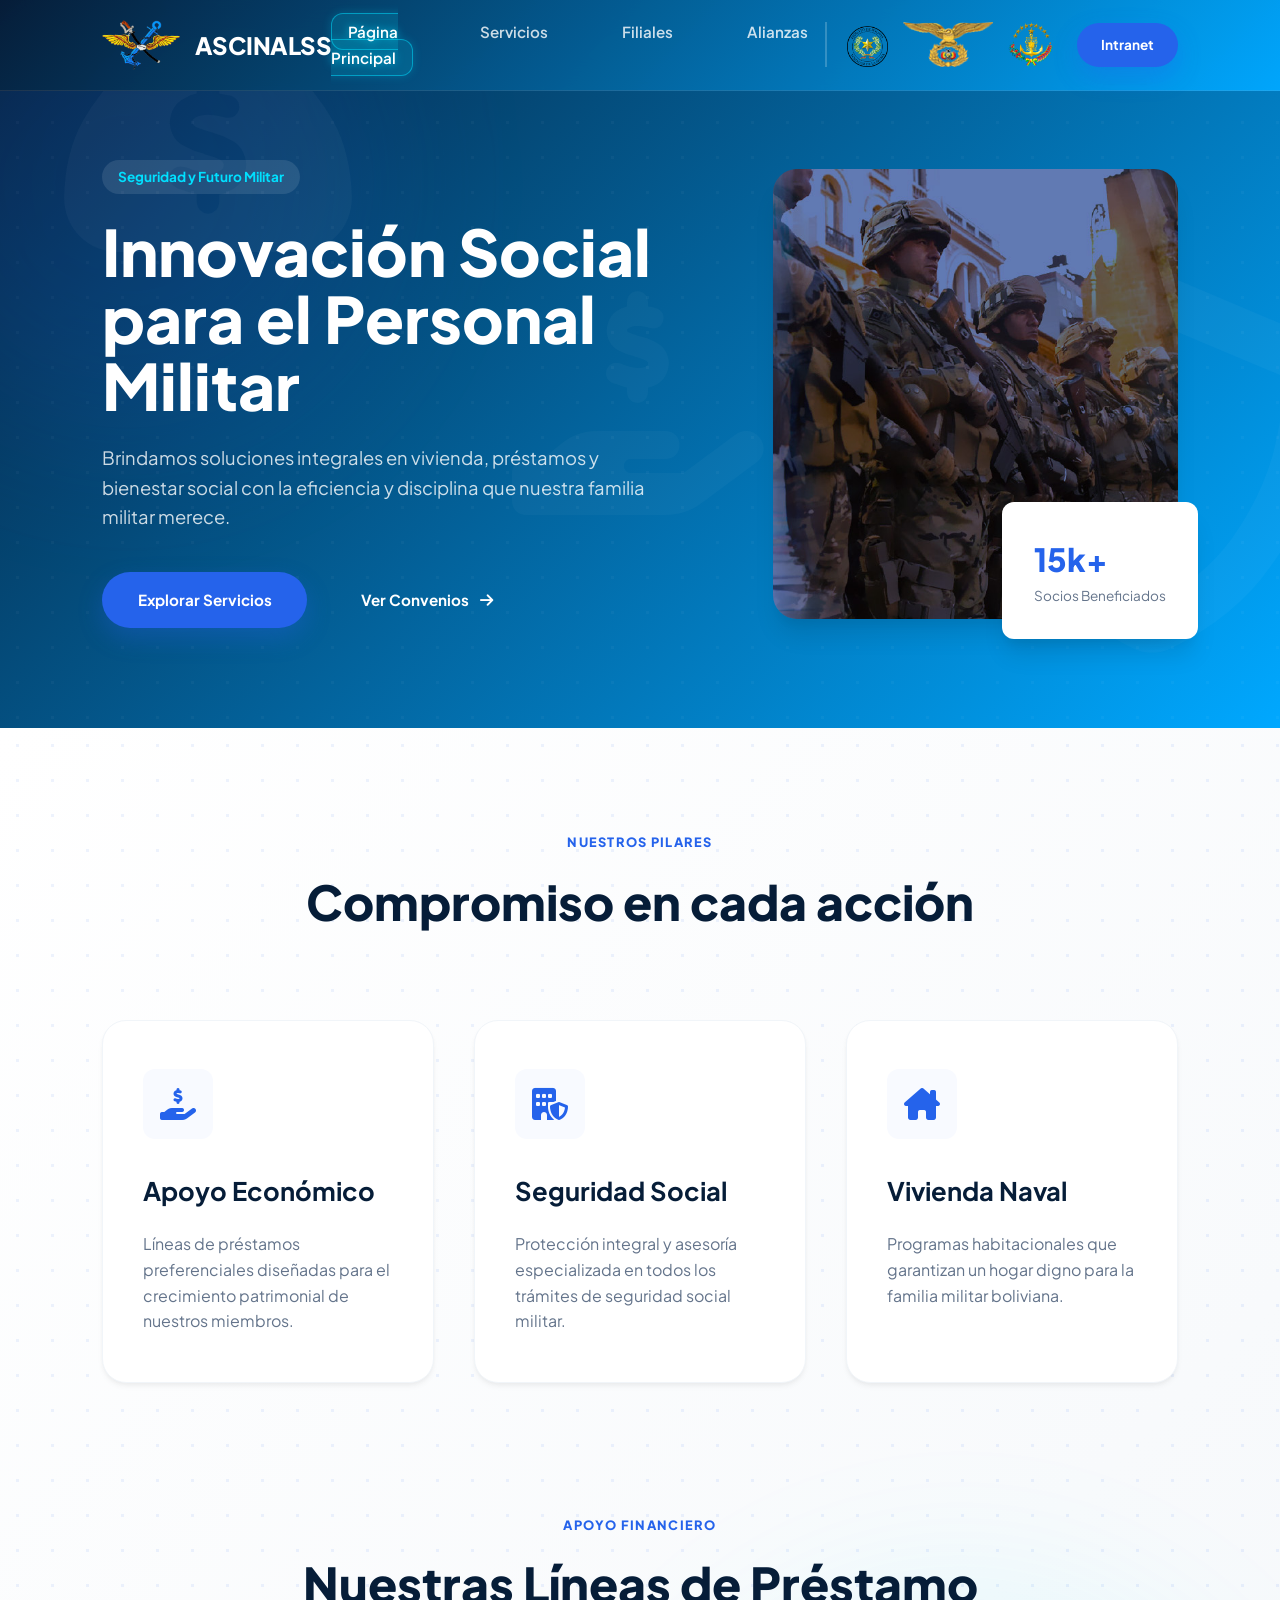
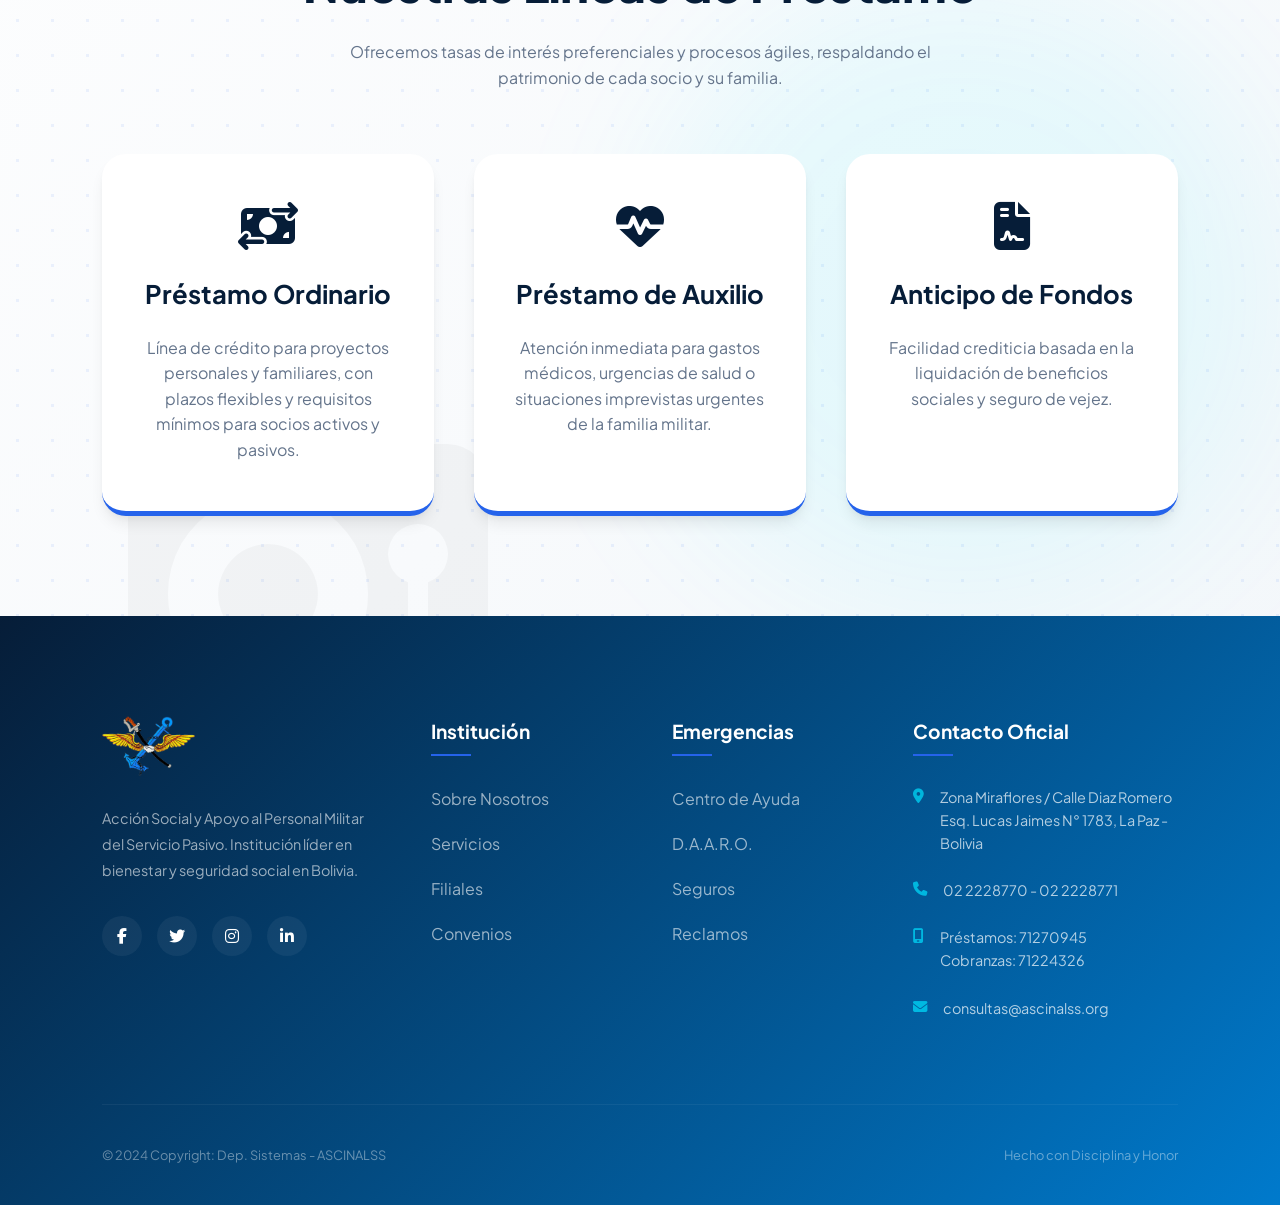
<file: index.html>
<!DOCTYPE html>
<html lang="es">

<head>
    <meta charset="UTF-8">
    <meta name="viewport" content="width=device-width, initial-scale=1.0">
    <title>ASCINALSS | Modern Institutional Portal</title>
    <link rel="stylesheet" href="index.css">
    <link rel="stylesheet" href="https://cdnjs.cloudflare.com/ajax/libs/font-awesome/6.4.0/css/all.min.css">
</head>

<body>

    <!-- Transparent Loader -->
    <div id="loader">
        <div class="loader-content">
            <div class="loader-ring-wrapper">
                <svg class="loader-ring" viewBox="0 0 120 120">
                    <defs>
                        <linearGradient id="ringGrad" x1="0%" y1="0%" x2="100%" y2="100%">
                            <stop offset="0%" stop-color="#00e0ff" />
                            <stop offset="100%" stop-color="#0066ff" />
                        </linearGradient>
                    </defs>
                    <circle class="loader-ring-bg" cx="60" cy="60" r="52" />
                    <circle class="loader-ring-fill" cx="60" cy="60" r="52" stroke="url(#ringGrad)" />
                </svg>
                <img src="assets/logo.png" alt="ASCINALSS Logo" class="loader-logo">
            </div>
            <h2 class="loader-text">
                <span class="lt-a">A</span><span class="lt-s1">S</span><span class="lt-c">C</span><span
                    class="lt-i">I</span><span class="lt-n">N</span><span class="lt-a2">A</span><span
                    class="lt-l">L</span><span class="lt-s2">S</span><span class="lt-s3">S</span>
            </h2>
            <p class="loader-subtitle">Cargando sistema&hellip;</p>
        </div>
    </div>

    <!-- Modern Payloan Navbar -->
    <nav class="navbar">
        <a href="index.html" class="nav-brand">
            <img src="assets/logo.png" alt="ASCINALSS" style="height: 50px;">
            <span class="brand-name">ASCINALSS</span>
        </a>
        <ul class="nav-links">
            <li><a href="index.html" class="active">Página Principal</a></li>
            <li><a href="servicios.html">Servicios</a></li>
            <li><a href="filiales.html">Filiales</a></li>
            <li><a href="convenios.html">Alianzas</a></li>
            <li class="nav-btn-mobile"><a href="#" class="btn btn-primary"
                    style="padding: 0.7rem 1.5rem; font-size: 0.85rem; width: 100%; text-align: center;">Intranet</a>
            </li>
        </ul>
        <div class="nav-actions">
            <div class="military-bar">
                <img src="assets/escudo-ejto.png" class="military-tag" style="height: 45px; background: none;"
                    title="Ejército">
                <img src="assets/escudo-fab.png" class="military-tag" style="height: 45px; background: none;"
                    title="Fuerza Aérea">
                <img src="assets/escudo-armada.png" class="military-tag" style="height: 45px; background: none;"
                    title="Armada">
            </div>
            <a href="#" class="btn btn-primary nav-btn-desktop"
                style="padding: 0.7rem 1.5rem; font-size: 0.85rem;">Intranet</a>
            <button class="menu-toggle" aria-label="Abrir menú"
                onclick="document.querySelector('.nav-links').classList.toggle('active')">
                <i class="fas fa-bars"></i>
            </button>
        </div>
    </nav>

    <main>
        <!-- Home-02 Inspired Hero -->
        <section class="hero">
            <div class="pattern-grid"
                style="opacity: 0.03; background-image: radial-gradient(#ffffff 1.5px, transparent 1.5px);"></div>
            <div class="bg-blob blob-1"></div>

            <div class="bg-icons-container">
                <i class="fas fa-sack-dollar bg-icon bg-icon-1"></i>
                <i class="fas fa-shield-halved bg-icon bg-icon-2"></i>
                <i class="fas fa-hand-holding-dollar bg-icon bg-icon-3"></i>
            </div>

            <div class="hero-text">
                <span class="hero-tag" style="background: rgba(255,255,255,0.1); color: var(--accent-blue);">Seguridad y
                    Futuro Militar</span>
                <h1>Innovación Social <br>para el Personal Militar</h1>
                <p>Brindamos soluciones integrales en vivienda, préstamos y bienestar social con la eficiencia y
                    disciplina que nuestra familia militar merece.</p>
                <div class="hero-actions">
                    <a href="servicios.html" class="btn btn-primary">Explorar Servicios</a>
                    <a href="convenios.html" class="btn" style="margin-left: 1rem; color: white; font-weight: 700;">Ver
                        Convenios <i class="fas fa-arrow-right" style="margin-left: 8px;"></i></a>
                </div>
            </div>
            <div class="hero-visual">
                <div class="hero-image-box" style="background-image: url('assets/hero-bg.jpg');">
                </div>
                <!-- Subtle graphic elements -->
                <div
                    style="position: absolute; bottom: -20px; right: -20px; background: white; padding: 2rem; border-radius: var(--radius-md); box-shadow: var(--shadow-lg);">
                    <div style="font-size: 2rem; font-weight: 800; color: var(--action-blue);">15k+</div>
                    <div style="font-size: 0.85rem; color: var(--text-secondary);">Socios Beneficiados</div>
                </div>
            </div>
        </section>

        <!-- Dynamic Content Section with Animated Background -->
        <section class="animated-bg" style="padding: 100px 8%;">
            <div class="pattern-grid"></div>
            <div class="bg-blob blob-2" style="top: auto; bottom: 0; left: auto; right: 0;"></div>

            <div class="bg-icons-container">
                <i class="fas fa-vault bg-icon bg-icon-dark bg-icon-4"></i>
                <i class="fas fa-file-invoice-dollar bg-icon bg-icon-dark bg-icon-1"
                    style="font-size: 22rem; left: auto; right: 10%; top: 20%;"></i>
                <i class="fas fa-coins bg-icon bg-icon-dark bg-icon-3" style="font-size: 16rem; top: 70%;"></i>
            </div>

            <div class="section-meta">
                <span class="section-tag">Nuestros Pilares</span>
                <h2 class="section-title">Compromiso en cada acción</h2>
            </div>
            <div class="grid">
                <div class="payloan-card">
                    <div class="card-icon-box"><i class="fas fa-hand-holding-dollar"></i></div>
                    <h3 class="card-title">Apoyo Económico</h3>
                    <p class="card-desc">Líneas de préstamos preferenciales diseñadas para el crecimiento patrimonial de
                        nuestros miembros.</p>
                </div>
                <div class="payloan-card">
                    <div class="card-icon-box"><i class="fas fa-building-shield"></i></div>
                    <h3 class="card-title">Seguridad Social</h3>
                    <p class="card-desc">Protección integral y asesoría especializada en todos los trámites de seguridad
                        social militar.</p>
                </div>
                <div class="payloan-card">
                    <div class="card-icon-box"><i class="fas fa-house-chimney"></i></div>
                    <h3 class="card-title">Vivienda Naval</h3>
                    <p class="card-desc">Programas habitacionales que garantizan un hogar digno para la familia militar
                        boliviana.</p>
                </div>
            </div>
            </div>

            <!-- New Loans Section -->
            <div class="section-meta" style="margin-top: 8rem; margin-bottom: 4rem;">
                <span class="section-tag">Apoyo Financiero</span>
                <h2 class="section-title">Nuestras Líneas de Préstamo</h2>
                <p style="text-align: center; max-width: 600px; margin: 1rem auto; color: var(--text-secondary);">
                    Ofrecemos tasas de interés preferenciales y procesos ágiles, respaldando el patrimonio de cada socio
                    y su familia.</p>
            </div>

            <div class="grid">
                <!-- Prestamo Ordinario -->
                <div class="loan-card">
                    <i class="fas fa-money-bill-transfer"></i>
                    <h3 class="card-title">Préstamo Ordinario</h3>
                    <p class="card-desc">Línea de crédito para proyectos personales y familiares, con plazos flexibles y
                        requisitos mínimos para socios activos y pasivos.</p>
                </div>
                <!-- Prestamo Emergencia -->
                <div class="loan-card">
                    <i class="fas fa-heart-pulse"></i>
                    <h3 class="card-title">Préstamo de Auxilio</h3>
                    <p class="card-desc">Atención inmediata para gastos médicos, urgencias de salud o situaciones
                        imprevistas urgentes de la familia militar.</p>
                </div>
                <!-- Anticipo de Beneficios -->
                <div class="loan-card">
                    <i class="fas fa-file-contract"></i>
                    <h3 class="card-title">Anticipo de Fondos</h3>
                    <p class="card-desc">Facilidad crediticia basada en la liquidación de beneficios sociales y seguro
                        de vejez.</p>
                </div>
            </div>
        </section>
    </main>

    <!-- Official Payloan Footer with Extracted Info -->
    <footer class="footer">
        <div class="footer-grid">
            <div>
                <img src="assets/logo.png" alt="ASCINALSS" style="height: 60px; margin-bottom: 1.5rem;">
                <p class="footer-desc">Acción Social y Apoyo al Personal Militar del Servicio Pasivo. Institución líder
                    en bienestar y seguridad social en Bolivia.</p>
                <div class="social-strip">
                    <a href="http://facebook.com/ASCINALSS" class="social-link"><i class="fab fa-facebook-f"></i></a>
                    <a href="#" class="social-link"><i class="fab fa-twitter"></i></a>
                    <a href="#" class="social-link"><i class="fab fa-instagram"></i></a>
                    <a href="#" class="social-link"><i class="fab fa-linkedin-in"></i></a>
                </div>
            </div>
            <div>
                <h4 class="footer-title">Institución</h4>
                <ul class="footer-links">
                    <li><a href="index.html">Sobre Nosotros</a></li>
                    <li><a href="servicios.html">Servicios</a></li>
                    <li><a href="filiales.html">Filiales</a></li>
                    <li><a href="convenios.html">Convenios</a></li>
                </ul>
            </div>
            <div>
                <h4 class="footer-title">Emergencias</h4>
                <ul class="footer-links">
                    <li><a href="#">Centro de Ayuda</a></li>
                    <li><a href="#">D.A.A.R.O.</a></li>
                    <li><a href="#">Seguros</a></li>
                    <li><a href="#">Reclamos</a></li>
                </ul>
            </div>
            <div>
                <h4 class="footer-title">Contacto Oficial</h4>
                <ul class="contact-info">
                    <li>
                        <i class="fas fa-location-dot"></i>
                        <span>Zona Miraflores / Calle Diaz Romero Esq. Lucas Jaimes N° 1783, La Paz - Bolivia</span>
                    </li>
                    <li>
                        <i class="fas fa-phone"></i>
                        <span>02 2228770 - 02 2228771</span>
                    </li>
                    <li>
                        <i class="fas fa-mobile-screen"></i>
                        <span>Préstamos: 71270945 <br>Cobranzas: 71224326</span>
                    </li>
                    <li>
                        <i class="fas fa-envelope"></i>
                        <span>consultas@ascinalss.org</span>
                    </li>
                </ul>
            </div>
        </div>
        <div class="footer-bottom">
            <p>© 2024 Copyright: Dep. Sistemas - ASCINALSS</p>
            <p>Hecho con Disciplina y Honor</p>
        </div>
    </footer>

    <script>
        // Loader: asegura que el loader se vea mientras cargan todos los recursos
        const loader = document.getElementById('loader');
        loader.style.transition = 'opacity 0.6s ease';

        const hideLoader = () => {
            loader.style.opacity = '0';
            setTimeout(() => { loader.style.display = 'none'; }, 650);
        };

        // Se activa cuando TODOS los recursos (imgs, css, fonts) terminan de cargar
        if (document.readyState === 'complete') {
            // Ya estaba cargado (caché), espera un mínimo para mostrar el loader
            setTimeout(hideLoader, 1500);
        } else {
            window.addEventListener('load', () => {
                // Mínimo 2s para que el loader sea apreciable visualmente
                setTimeout(hideLoader, 2000);
            });
        }
    </script>
</body>

</html>
</file>
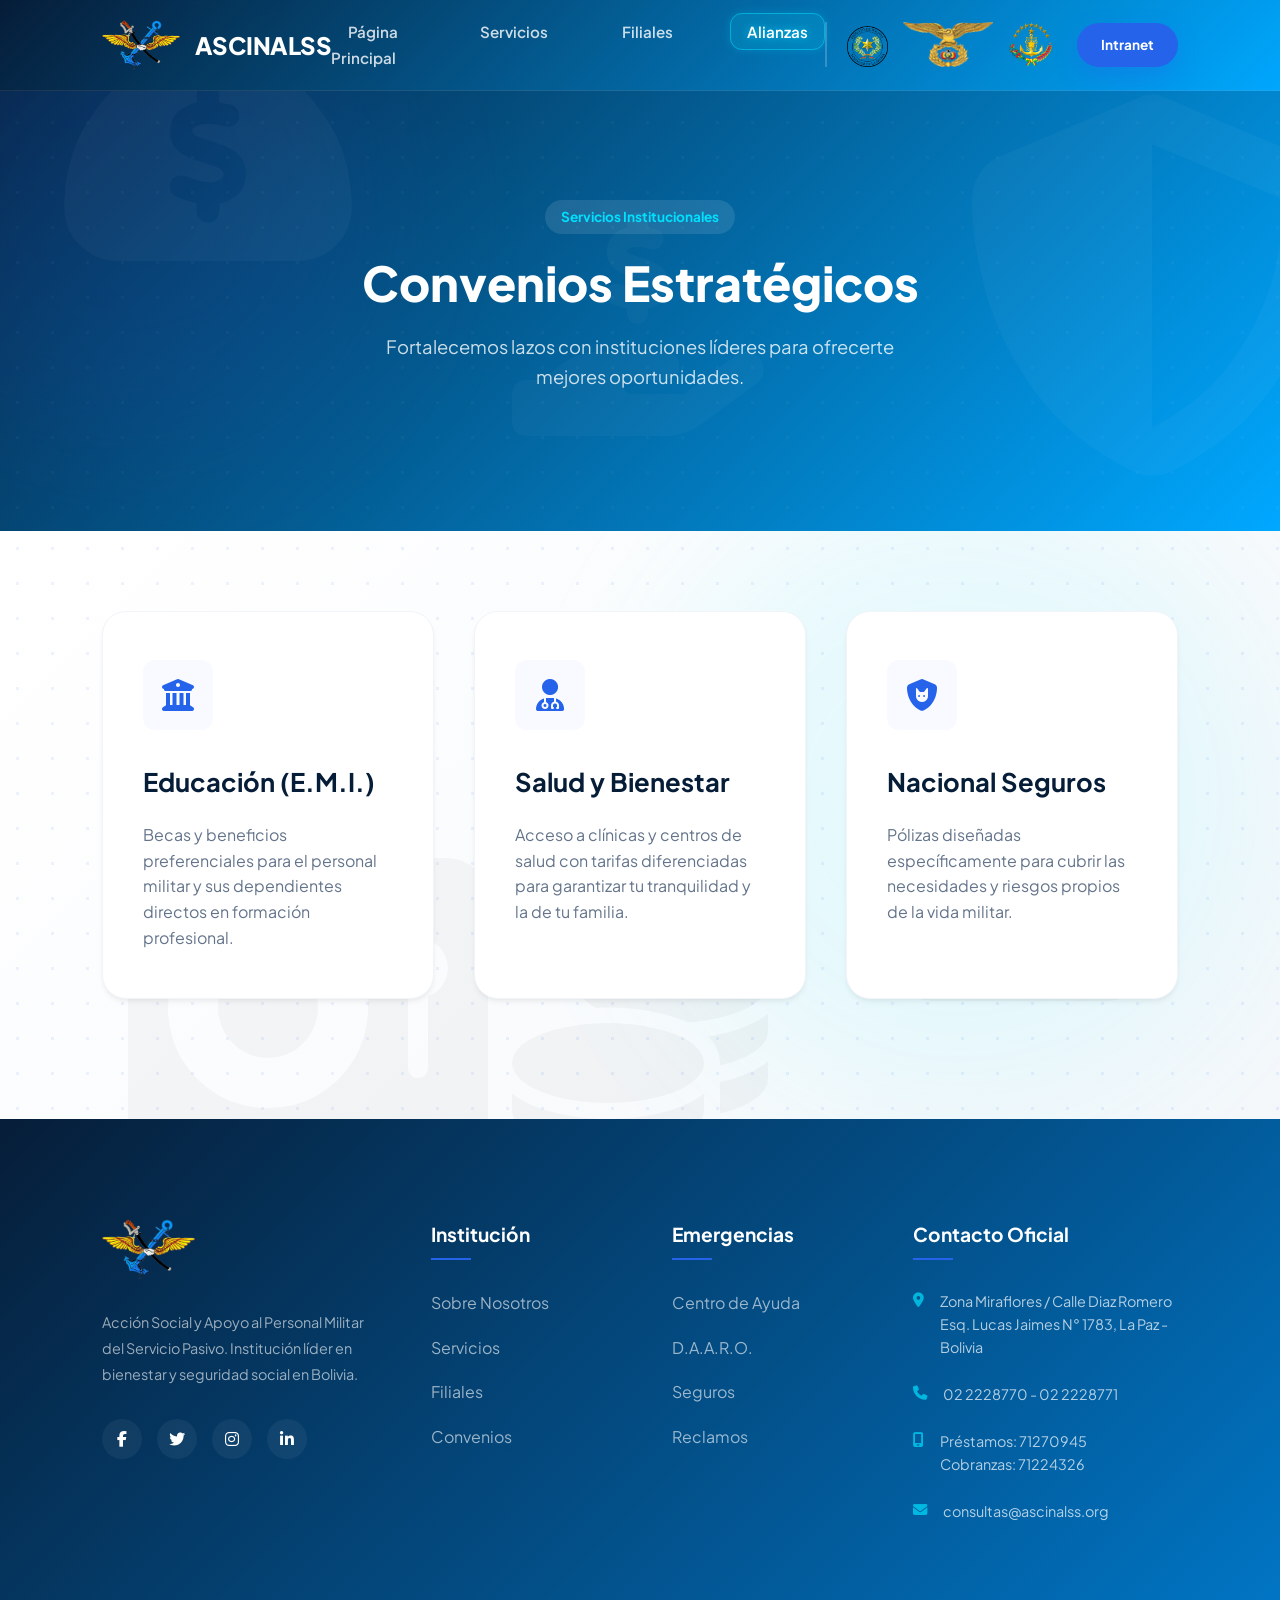
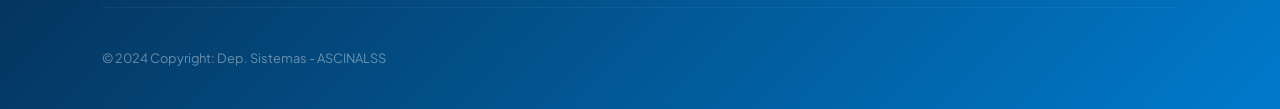
<file: convenios.html>
<!DOCTYPE html>
<html lang="es">

<head>
    <meta charset="UTF-8">
    <meta name="viewport" content="width=device-width, initial-scale=1.0">
    <title>ASCINALSS | Alianzas y Convenios</title>
    <link rel="stylesheet" href="index.css">
    <link rel="stylesheet" href="https://cdnjs.cloudflare.com/ajax/libs/font-awesome/6.4.0/css/all.min.css">
</head>

<body>

    <div id="loader">
        <div class="loader-content">
            <div class="loader-ring-wrapper">
                <svg class="loader-ring" viewBox="0 0 120 120">
                    <defs>
                        <linearGradient id="ringGrad" x1="0%" y1="0%" x2="100%" y2="100%">
                            <stop offset="0%" stop-color="#00e0ff" />
                            <stop offset="100%" stop-color="#0066ff" />
                        </linearGradient>
                    </defs>
                    <circle class="loader-ring-bg" cx="60" cy="60" r="52" />
                    <circle class="loader-ring-fill" cx="60" cy="60" r="52" stroke="url(#ringGrad)" />
                </svg>
                <img src="assets/logo.png" alt="ASCINALSS Logo" class="loader-logo">
            </div>
            <h2 class="loader-text">
                <span class="lt-a">A</span><span class="lt-s1">S</span><span class="lt-c">C</span><span
                    class="lt-i">I</span><span class="lt-n">N</span><span class="lt-a2">A</span><span
                    class="lt-l">L</span><span class="lt-s2">S</span><span class="lt-s3">S</span>
            </h2>
            <p class="loader-subtitle">Cargando sistema&hellip;</p>
        </div>
    </div>

    <nav class="navbar">
        <a href="index.html" class="nav-brand">
            <img src="assets/logo.png" alt="ASCINALSS" style="height: 50px;">
            <span class="brand-name">ASCINALSS</span>
        </a>
        <ul class="nav-links">
            <li><a href="index.html">Página Principal</a></li>
            <li><a href="servicios.html">Servicios</a></li>
            <li><a href="filiales.html">Filiales</a></li>
            <li><a href="convenios.html" class="active">Alianzas</a></li>
            <li class="nav-btn-mobile"><a href="#" class="btn btn-primary"
                    style="padding: 0.7rem 1.5rem; font-size: 0.85rem; width: 100%; text-align: center;">Intranet</a>
            </li>
        </ul>
        <div class="nav-actions">
            <div class="military-bar">
                <img src="assets/escudo-ejto.png" class="military-tag" style="height: 45px; background: none;"
                    title="Ejército">
                <img src="assets/escudo-fab.png" class="military-tag" style="height: 45px; background: none;"
                    title="Fuerza Aérea">
                <img src="assets/escudo-armada.png" class="military-tag" style="height: 45px; background: none;"
                    title="Armada">
            </div>
            <a href="#" class="btn btn-primary nav-btn-desktop"
                style="padding: 0.7rem 1.5rem; font-size: 0.85rem;">Intranet</a>
            <button class="menu-toggle" aria-label="Abrir menú"
                onclick="document.querySelector('.nav-links').classList.toggle('active')">
                <i class="fas fa-bars"></i>
            </button>
        </div>
    </nav>

    <main>
        <header class="hero" style="min-height: 40vh; padding-top: 200px;">
            <div class="pattern-grid"
                style="opacity: 0.03; background-image: radial-gradient(#ffffff 1.5px, transparent 1.5px);"></div>
            <div class="bg-blob blob-1"></div>
            <div class="bg-icons-container">
                <i class="fas fa-sack-dollar bg-icon bg-icon-1"></i>
                <i class="fas fa-shield-halved bg-icon bg-icon-2"></i>
                <i class="fas fa-hand-holding-dollar bg-icon bg-icon-3"></i>
            </div>

            <div class="hero-text" style="flex: 1; text-align: center;">
                <span class="hero-tag" style="background: rgba(255,255,255,0.1); color: var(--accent-blue);">Servicios
                    Institucionales</span>
                <h1 style="font-size: 3rem;">Convenios Estratégicos</h1>
                <p style="margin-inline: auto;">Fortalecemos lazos con instituciones líderes para ofrecerte mejores
                    oportunidades.</p>
            </div>
        </header>

        <section class="animated-bg" style="padding: 80px 8% 120px;">
            <div class="pattern-grid"></div>
            <div class="bg-blob blob-2" style="top: auto; bottom: 0; left: auto; right: 0;"></div>
            <div class="bg-icons-container">
                <i class="fas fa-vault bg-icon bg-icon-dark bg-icon-4"></i>
                <i class="fas fa-file-invoice-dollar bg-icon bg-icon-dark bg-icon-1"
                    style="font-size: 22rem; left: auto; right: 10%; top: 20%;"></i>
                <i class="fas fa-coins bg-icon bg-icon-dark bg-icon-3" style="font-size: 16rem; top: 70%;"></i>
            </div>
            <div class="grid">
                <div class="payloan-card">
                    <div class="card-icon-box"><i class="fas fa-university"></i></div>
                    <h3 class="card-title">Educación (E.M.I.)</h3>
                    <p class="card-desc">Becas y beneficios preferenciales para el personal militar y sus dependientes
                        directos en formación profesional.</p>
                </div>
                <div class="payloan-card">
                    <div class="card-icon-box"><i class="fas fa-user-doctor"></i></div>
                    <h3 class="card-title">Salud y Bienestar</h3>
                    <p class="card-desc">Acceso a clínicas y centros de salud con tarifas diferenciadas para garantizar
                        tu tranquilidad y la de tu familia.</p>
                </div>
                <div class="payloan-card">
                    <div class="card-icon-box"><i class="fas fa-shield-cat"></i></div>
                    <h3 class="card-title">Nacional Seguros</h3>
                    <p class="card-desc">Pólizas diseñadas específicamente para cubrir las necesidades y riesgos propios
                        de la vida militar.</p>
                </div>
            </div>
        </section>
    </main>

    <footer class="footer">
        <!-- Reusing same unified footer as other pages for consistency -->
        <div class="footer-grid">
            <div>
                <img src="assets/logo.png" alt="ASCINALSS" style="height: 60px; margin-bottom: 1.5rem;">
                <p class="footer-desc">Acción Social y Apoyo al Personal Militar del Servicio Pasivo. Institución líder
                    en bienestar y seguridad social en Bolivia.</p>
                <div class="social-strip">
                    <a href="http://facebook.com/ASCINALSS" class="social-link"><i class="fab fa-facebook-f"></i></a>
                    <a href="#" class="social-link"><i class="fab fa-twitter"></i></a>
                    <a href="#" class="social-link"><i class="fab fa-instagram"></i></a>
                    <a href="#" class="social-link"><i class="fab fa-linkedin-in"></i></a>
                </div>
            </div>
            <div>
                <h4 class="footer-title">Institución</h4>
                <ul class="footer-links">
                    <li><a href="index.html">Sobre Nosotros</a></li>
                    <li><a href="servicios.html">Servicios</a></li>
                    <li><a href="filiales.html">Filiales</a></li>
                    <li><a href="convenios.html">Convenios</a></li>
                </ul>
            </div>
            <div>
                <h4 class="footer-title">Emergencias</h4>
                <ul class="footer-links">
                    <li><a href="#">Centro de Ayuda</a></li>
                    <li><a href="#">D.A.A.R.O.</a></li>
                    <li><a href="#">Seguros</a></li>
                    <li><a href="#">Reclamos</a></li>
                </ul>
            </div>
            <div>
                <h4 class="footer-title">Contacto Oficial</h4>
                <ul class="contact-info">
                    <li>
                        <i class="fas fa-location-dot"></i>
                        <span>Zona Miraflores / Calle Diaz Romero Esq. Lucas Jaimes N° 1783, La Paz - Bolivia</span>
                    </li>
                    <li>
                        <i class="fas fa-phone"></i>
                        <span>02 2228770 - 02 2228771</span>
                    </li>
                    <li>
                        <i class="fas fa-mobile-screen"></i>
                        <span>Préstamos: 71270945 <br>Cobranzas: 71224326</span>
                    </li>
                    <li>
                        <i class="fas fa-envelope"></i>
                        <span>consultas@ascinalss.org</span>
                    </li>
                </ul>
            </div>
        </div>
        <div class="footer-bottom">
            <p>© 2024 Copyright: Dep. Sistemas - ASCINALSS</p>
        </div>
    </footer>

    <script>
        const loader = document.getElementById('loader');
        loader.style.transition = 'opacity 0.6s ease';
        const hideLoader = () => {
            loader.style.opacity = '0';
            setTimeout(() => { loader.style.display = 'none'; }, 650);
        };
        if (document.readyState === 'complete') {
            setTimeout(hideLoader, 1500);
        } else {
            window.addEventListener('load', () => { setTimeout(hideLoader, 2000); });
        }
    </script>
</body>

</html>
</file>
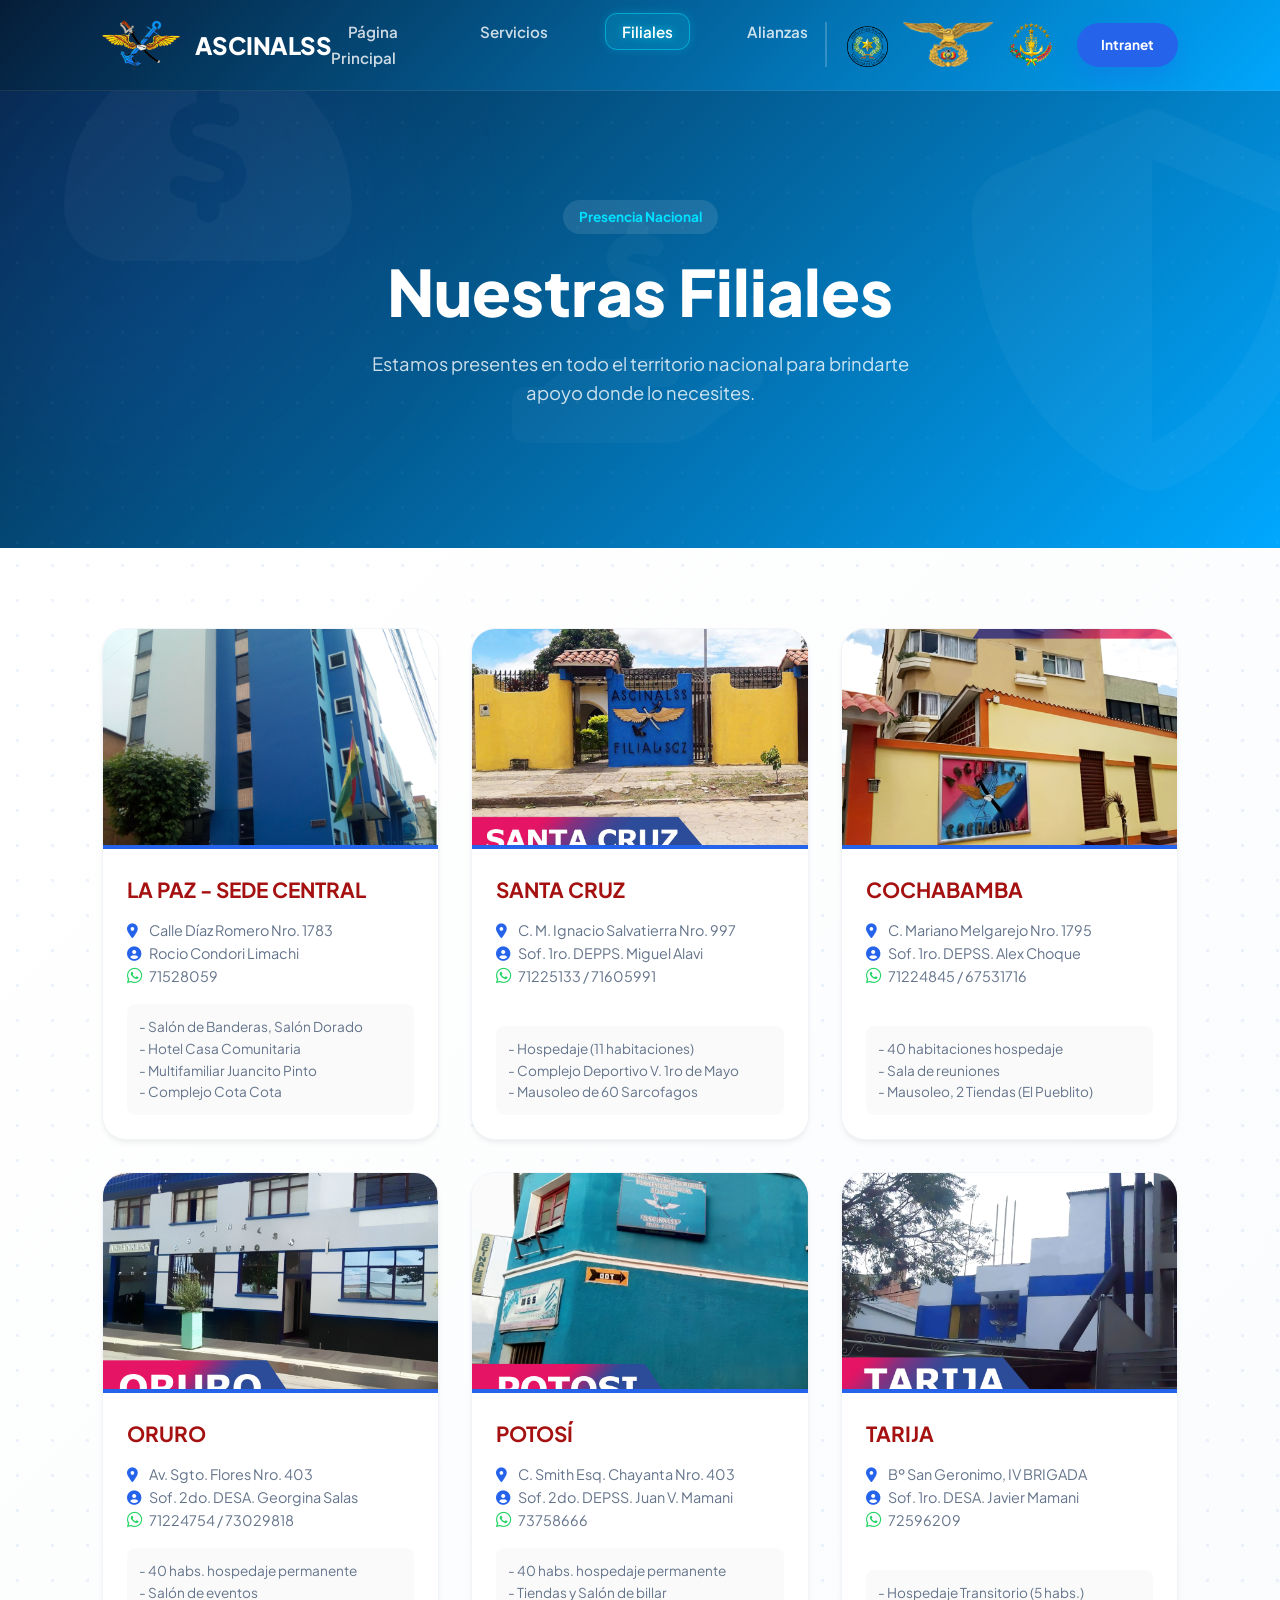
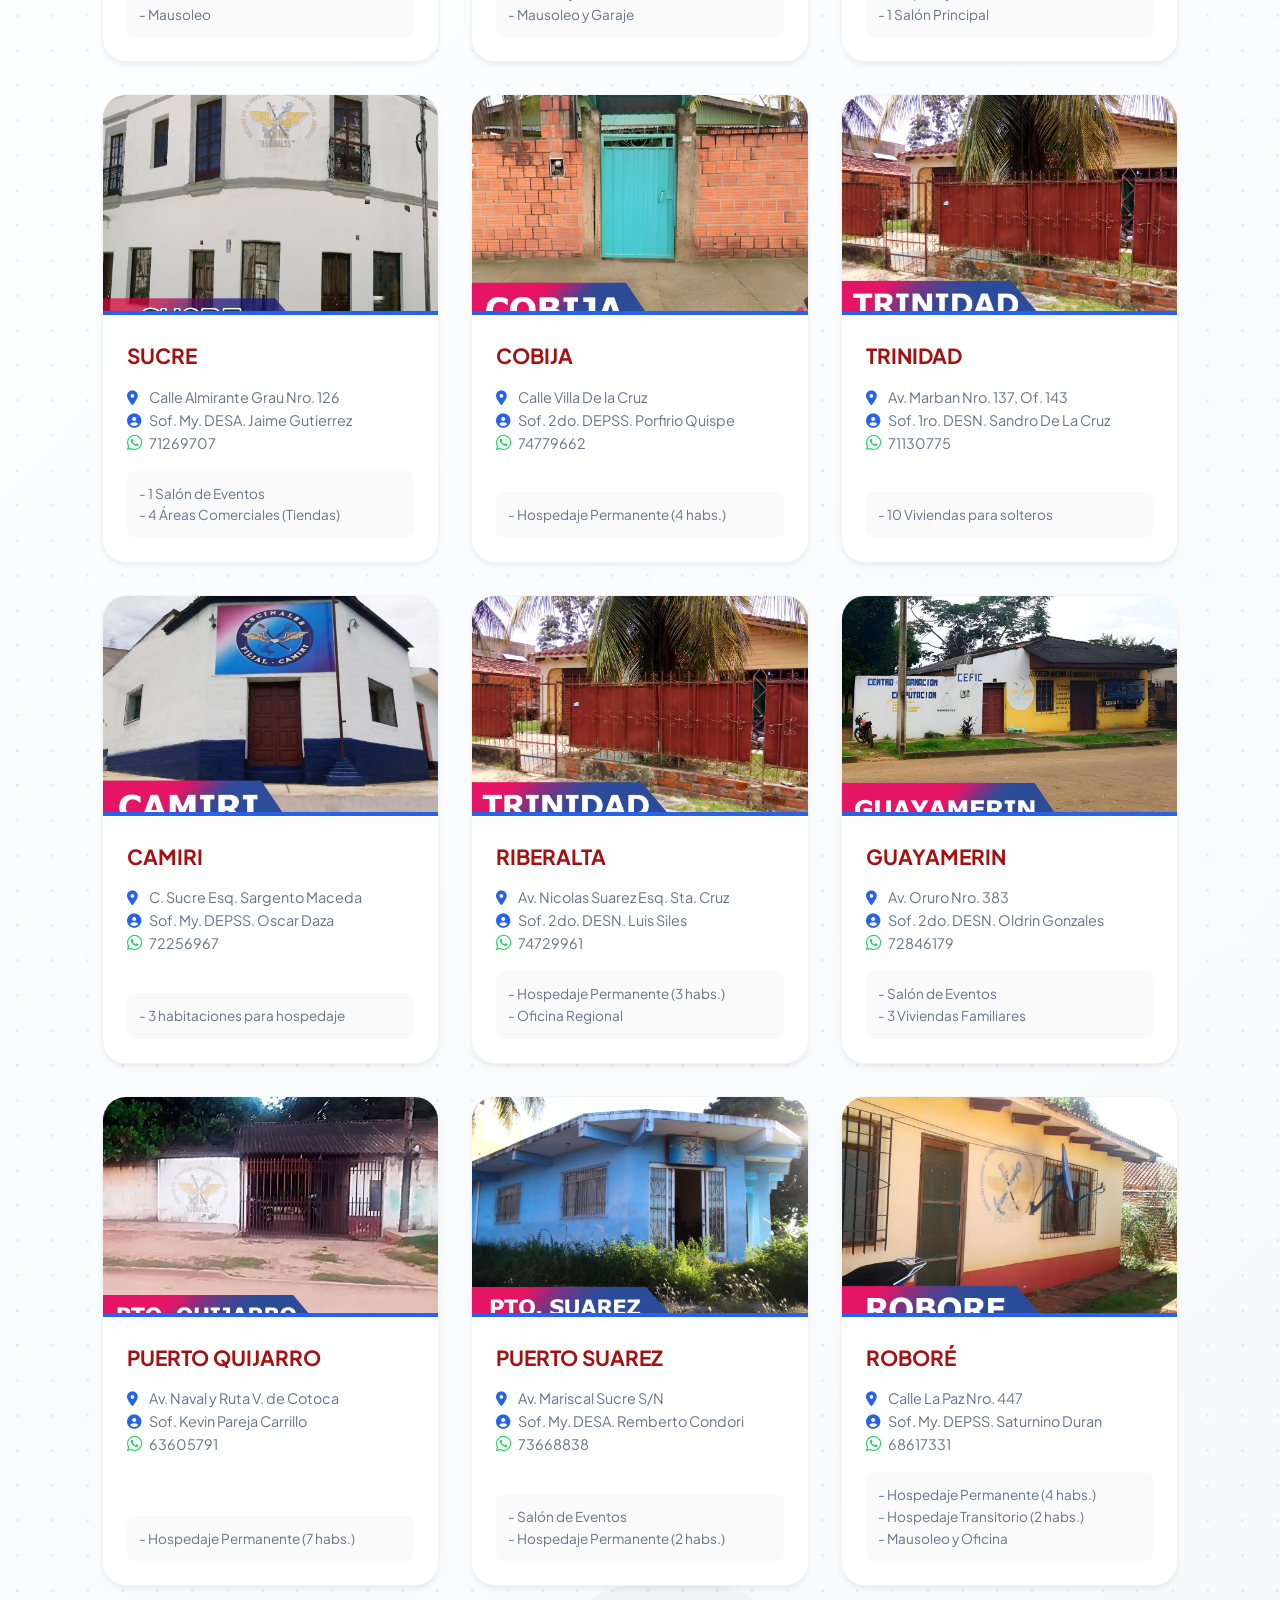
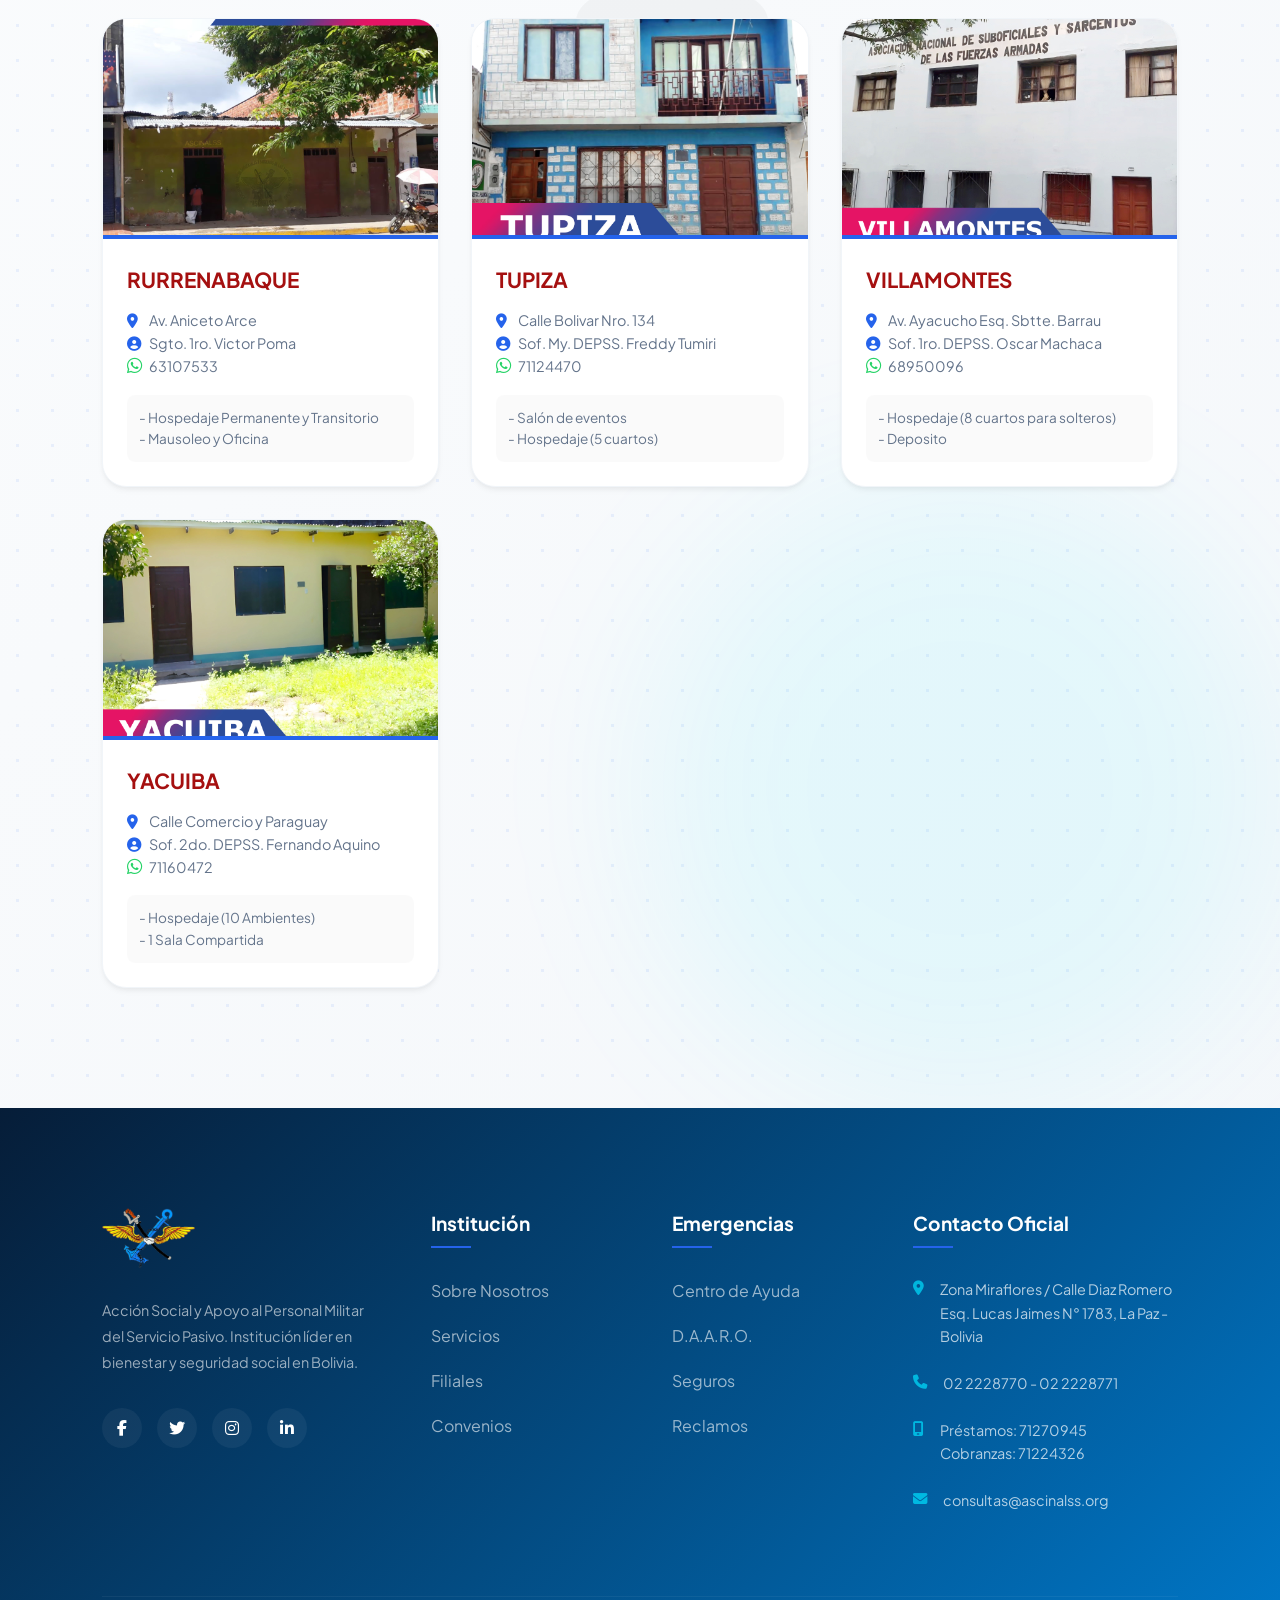
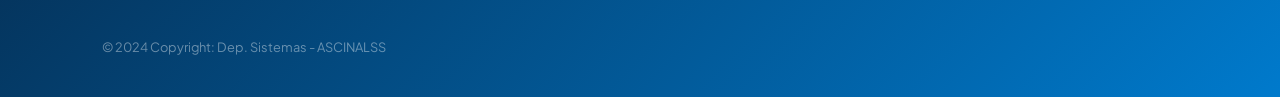
<file: filiales.html>
<!DOCTYPE html>
<html lang="es">

<head>
    <meta charset="UTF-8">
    <meta name="viewport" content="width=device-width, initial-scale=1.0">
    <title>ASCINALSS | Filiales</title>
    <link rel="stylesheet" href="index.css">
    <link rel="stylesheet" href="https://cdnjs.cloudflare.com/ajax/libs/font-awesome/6.4.0/css/all.min.css">
</head>

<body>

    <div id="loader">
        <div class="loader-content">
            <div class="loader-ring-wrapper">
                <svg class="loader-ring" viewBox="0 0 120 120">
                    <defs>
                        <linearGradient id="ringGrad" x1="0%" y1="0%" x2="100%" y2="100%">
                            <stop offset="0%" stop-color="#00e0ff" />
                            <stop offset="100%" stop-color="#0066ff" />
                        </linearGradient>
                    </defs>
                    <circle class="loader-ring-bg" cx="60" cy="60" r="52" />
                    <circle class="loader-ring-fill" cx="60" cy="60" r="52" stroke="url(#ringGrad)" />
                </svg>
                <img src="assets/logo.png" alt="ASCINALSS Logo" class="loader-logo">
            </div>
            <h2 class="loader-text">
                <span class="lt-a">A</span><span class="lt-s1">S</span><span class="lt-c">C</span><span
                    class="lt-i">I</span><span class="lt-n">N</span><span class="lt-a2">A</span><span
                    class="lt-l">L</span><span class="lt-s2">S</span><span class="lt-s3">S</span>
            </h2>
            <p class="loader-subtitle">Cargando sistema&hellip;</p>
        </div>
    </div>

    <nav class="navbar">
        <a href="index.html" class="nav-brand">
            <img src="assets/logo.png" alt="ASCINALSS" style="height: 50px;">
            <span class="brand-name">ASCINALSS</span>
        </a>
        <ul class="nav-links">
            <li><a href="index.html">Página Principal</a></li>
            <li><a href="servicios.html">Servicios</a></li>
            <li><a href="filiales.html" class="active">Filiales</a></li>
            <li><a href="convenios.html">Alianzas</a></li>
            <li class="nav-btn-mobile"><a href="#" class="btn btn-primary"
                    style="padding: 0.7rem 1.5rem; font-size: 0.85rem; width: 100%; text-align: center;">Intranet</a>
            </li>
        </ul>
        <div class="nav-actions">
            <div class="military-bar">
                <img src="assets/escudo-ejto.png" class="military-tag" style="height: 45px; background: none;"
                    title="Ejército">
                <img src="assets/escudo-fab.png" class="military-tag" style="height: 45px; background: none;"
                    title="Fuerza Aérea">
                <img src="assets/escudo-armada.png" class="military-tag" style="height: 45px; background: none;"
                    title="Armada">
            </div>
            <a href="#" class="btn btn-primary nav-btn-desktop"
                style="padding: 0.7rem 1.5rem; font-size: 0.85rem;">Intranet</a>
            <button class="menu-toggle" aria-label="Abrir menú"
                onclick="document.querySelector('.nav-links').classList.toggle('active')">
                <i class="fas fa-bars"></i>
            </button>
        </div>
    </nav>

    <main>
        <header class="hero" style="min-height: 40vh; padding-top: 200px;">
            <div class="pattern-grid"
                style="opacity: 0.03; background-image: radial-gradient(#ffffff 1.5px, transparent 1.5px);"></div>
            <div class="bg-blob blob-1"></div>
            <div class="bg-icons-container">
                <i class="fas fa-sack-dollar bg-icon bg-icon-1"></i>
                <i class="fas fa-shield-halved bg-icon bg-icon-2"></i>
                <i class="fas fa-hand-holding-dollar bg-icon bg-icon-3"></i>
            </div>

            <div class="hero-text" style="flex: 1; text-align: center;">
                <span class="hero-tag" style="background: rgba(255,255,255,0.1); color: var(--accent-blue);">Presencia
                    Nacional</span>
                <h1 style="font-size: 4rem;">Nuestras Filiales</h1>
                <p style="margin-inline: auto; font-size: 1.15rem; color: rgba(255, 255, 255, 0.8);">Estamos presentes
                    en todo el territorio nacional para brindarte apoyo
                    donde lo necesites.</p>
            </div>
        </header>

        <section class="animated-bg" style="padding: 80px 8% 120px;">
            <div class="pattern-grid"></div>
            <div class="bg-blob blob-2" style="top: auto; bottom: 0; left: auto; right: 0;"></div>
            <div class="bg-icons-container">
                <i class="fas fa-vault bg-icon bg-icon-dark bg-icon-4"></i>
                <i class="fas fa-file-invoice-dollar bg-icon bg-icon-dark bg-icon-1"
                    style="font-size: 22rem; left: auto; right: 10%; top: 20%;"></i>
                <i class="fas fa-coins bg-icon bg-icon-dark bg-icon-3" style="font-size: 16rem; top: 70%;"></i>
            </div>
            <div class="grid" style="grid-template-columns: repeat(auto-fit, minmax(320px, 1fr)); gap: 2rem;">

                <!-- La Paz -->
                <div class="payloan-card" style="padding: 0; overflow: hidden; display: flex; flex-direction: column;">
                    <div
                        style="height: 220px; background: url('assets/filiales/lapaz.png') center/cover; border-bottom: 4px solid var(--action-blue);">
                    </div>
                    <div style="padding: 1.5rem; display: flex; flex-direction: column; flex: 1;">
                        <h3 class="card-title"
                            style="margin-bottom: 0.8rem; font-size: 1.3rem; color: #a51010; text-transform: uppercase;">
                            La Paz - Sede Central</h3>
                        <p
                            style="font-size: 0.9rem; margin-bottom: 1rem; color: var(--text-secondary); line-height: 1.6;">
                            <i class="fas fa-map-marker-alt" style="color: var(--action-blue); width: 20px;"></i> Calle
                            Díaz Romero Nro. 1783<br>
                            <i class="fas fa-user-circle" style="color: var(--action-blue); width: 20px;"></i> Rocio
                            Condori Limachi<br>
                            <i class="fab fa-whatsapp" style="color: #25d366; width: 20px; font-size: 1.1rem;"></i>
                            71528059
                        </p>
                        <div
                            style="font-size: 0.85rem; color: var(--text-secondary); background: rgba(0,0,0,0.02); padding: 12px; border-radius: 8px; margin-top: auto;">
                            - Salón de Banderas, Salón Dorado<br>
                            - Hotel Casa Comunitaria<br>
                            - Multifamiliar Juancito Pinto<br>
                            - Complejo Cota Cota
                        </div>
                    </div>
                </div>

                <!-- Santa Cruz -->
                <div class="payloan-card" style="padding: 0; overflow: hidden; display: flex; flex-direction: column;">
                    <div
                        style="height: 220px; background: url('assets/filiales/santacruz.jpg') center/cover; border-bottom: 4px solid var(--action-blue);">
                    </div>
                    <div style="padding: 1.5rem; display: flex; flex-direction: column; flex: 1;">
                        <h3 class="card-title"
                            style="margin-bottom: 0.8rem; font-size: 1.3rem; color: #a51010; text-transform: uppercase;">
                            Santa Cruz</h3>
                        <p
                            style="font-size: 0.9rem; margin-bottom: 1rem; color: var(--text-secondary); line-height: 1.6;">
                            <i class="fas fa-map-marker-alt" style="color: var(--action-blue); width: 20px;"></i> C. M.
                            Ignacio Salvatierra Nro. 997<br>
                            <i class="fas fa-user-circle" style="color: var(--action-blue); width: 20px;"></i> Sof. 1ro.
                            DEPPS. Miguel Alavi<br>
                            <i class="fab fa-whatsapp" style="color: #25d366; width: 20px; font-size: 1.1rem;"></i>
                            71225133 / 71605991
                        </p>
                        <div
                            style="font-size: 0.85rem; color: var(--text-secondary); background: rgba(0,0,0,0.02); padding: 12px; border-radius: 8px; margin-top: auto;">
                            - Hospedaje (11 habitaciones)<br>
                            - Complejo Deportivo V. 1ro de Mayo<br>
                            - Mausoleo de 60 Sarcofagos
                        </div>
                    </div>
                </div>

                <!-- Cochabamba -->
                <div class="payloan-card" style="padding: 0; overflow: hidden; display: flex; flex-direction: column;">
                    <div
                        style="height: 220px; background: url('assets/filiales/cochabamba.jpg') center/cover; border-bottom: 4px solid var(--action-blue);">
                    </div>
                    <div style="padding: 1.5rem; display: flex; flex-direction: column; flex: 1;">
                        <h3 class="card-title"
                            style="margin-bottom: 0.8rem; font-size: 1.3rem; color: #a51010; text-transform: uppercase;">
                            Cochabamba</h3>
                        <p
                            style="font-size: 0.9rem; margin-bottom: 1rem; color: var(--text-secondary); line-height: 1.6;">
                            <i class="fas fa-map-marker-alt" style="color: var(--action-blue); width: 20px;"></i> C.
                            Mariano Melgarejo Nro. 1795<br>
                            <i class="fas fa-user-circle" style="color: var(--action-blue); width: 20px;"></i> Sof. 1ro.
                            DEPSS. Alex Choque<br>
                            <i class="fab fa-whatsapp" style="color: #25d366; width: 20px; font-size: 1.1rem;"></i>
                            71224845 / 67531716
                        </p>
                        <div
                            style="font-size: 0.85rem; color: var(--text-secondary); background: rgba(0,0,0,0.02); padding: 12px; border-radius: 8px; margin-top: auto;">
                            - 40 habitaciones hospedaje<br>
                            - Sala de reuniones<br>
                            - Mausoleo, 2 Tiendas (El Pueblito)
                        </div>
                    </div>
                </div>

                <!-- Oruro -->
                <div class="payloan-card" style="padding: 0; overflow: hidden; display: flex; flex-direction: column;">
                    <div
                        style="height: 220px; background: url('assets/filiales/oruro.jpg') center/cover; border-bottom: 4px solid var(--action-blue);">
                    </div>
                    <div style="padding: 1.5rem; display: flex; flex-direction: column; flex: 1;">
                        <h3 class="card-title"
                            style="margin-bottom: 0.8rem; font-size: 1.3rem; color: #a51010; text-transform: uppercase;">
                            Oruro</h3>
                        <p
                            style="font-size: 0.9rem; margin-bottom: 1rem; color: var(--text-secondary); line-height: 1.6;">
                            <i class="fas fa-map-marker-alt" style="color: var(--action-blue); width: 20px;"></i> Av.
                            Sgto. Flores Nro. 403<br>
                            <i class="fas fa-user-circle" style="color: var(--action-blue); width: 20px;"></i> Sof. 2do.
                            DESA. Georgina Salas<br>
                            <i class="fab fa-whatsapp" style="color: #25d366; width: 20px; font-size: 1.1rem;"></i>
                            71224754 / 73029818
                        </p>
                        <div
                            style="font-size: 0.85rem; color: var(--text-secondary); background: rgba(0,0,0,0.02); padding: 12px; border-radius: 8px; margin-top: auto;">
                            - 40 habs. hospedaje permanente<br>
                            - Salón de eventos<br>
                            - Mausoleo
                        </div>
                    </div>
                </div>

                <!-- Potosí -->
                <div class="payloan-card" style="padding: 0; overflow: hidden; display: flex; flex-direction: column;">
                    <div
                        style="height: 220px; background: url('assets/filiales/potosi.jpg') center/cover; border-bottom: 4px solid var(--action-blue);">
                    </div>
                    <div style="padding: 1.5rem; display: flex; flex-direction: column; flex: 1;">
                        <h3 class="card-title"
                            style="margin-bottom: 0.8rem; font-size: 1.3rem; color: #a51010; text-transform: uppercase;">
                            Potosí</h3>
                        <p
                            style="font-size: 0.9rem; margin-bottom: 1rem; color: var(--text-secondary); line-height: 1.6;">
                            <i class="fas fa-map-marker-alt" style="color: var(--action-blue); width: 20px;"></i> C.
                            Smith Esq. Chayanta Nro. 403<br>
                            <i class="fas fa-user-circle" style="color: var(--action-blue); width: 20px;"></i> Sof. 2do.
                            DEPSS. Juan V. Mamani<br>
                            <i class="fab fa-whatsapp" style="color: #25d366; width: 20px; font-size: 1.1rem;"></i>
                            73758666
                        </p>
                        <div
                            style="font-size: 0.85rem; color: var(--text-secondary); background: rgba(0,0,0,0.02); padding: 12px; border-radius: 8px; margin-top: auto;">
                            - 40 habs. hospedaje permanente<br>
                            - Tiendas y Salón de billar<br>
                            - Mausoleo y Garaje
                        </div>
                    </div>
                </div>

                <!-- Tarija -->
                <div class="payloan-card" style="padding: 0; overflow: hidden; display: flex; flex-direction: column;">
                    <div
                        style="height: 220px; background: url('assets/filiales/tarija.jpg') center/cover; border-bottom: 4px solid var(--action-blue);">
                    </div>
                    <div style="padding: 1.5rem; display: flex; flex-direction: column; flex: 1;">
                        <h3 class="card-title"
                            style="margin-bottom: 0.8rem; font-size: 1.3rem; color: #a51010; text-transform: uppercase;">
                            Tarija</h3>
                        <p
                            style="font-size: 0.9rem; margin-bottom: 1rem; color: var(--text-secondary); line-height: 1.6;">
                            <i class="fas fa-map-marker-alt" style="color: var(--action-blue); width: 20px;"></i> Bº San
                            Geronimo, IV BRIGADA<br>
                            <i class="fas fa-user-circle" style="color: var(--action-blue); width: 20px;"></i> Sof. 1ro.
                            DESA. Javier Mamani<br>
                            <i class="fab fa-whatsapp" style="color: #25d366; width: 20px; font-size: 1.1rem;"></i>
                            72596209
                        </p>
                        <div
                            style="font-size: 0.85rem; color: var(--text-secondary); background: rgba(0,0,0,0.02); padding: 12px; border-radius: 8px; margin-top: auto;">
                            - Hospedaje Transitorio (5 habs.)<br>
                            - 1 Salón Principal
                        </div>
                    </div>
                </div>

                <!-- Sucre -->
                <div class="payloan-card" style="padding: 0; overflow: hidden; display: flex; flex-direction: column;">
                    <div
                        style="height: 220px; background: url('assets/filiales/sucre.jpg') center/cover; border-bottom: 4px solid var(--action-blue);">
                    </div>
                    <div style="padding: 1.5rem; display: flex; flex-direction: column; flex: 1;">
                        <h3 class="card-title"
                            style="margin-bottom: 0.8rem; font-size: 1.3rem; color: #a51010; text-transform: uppercase;">
                            Sucre</h3>
                        <p
                            style="font-size: 0.9rem; margin-bottom: 1rem; color: var(--text-secondary); line-height: 1.6;">
                            <i class="fas fa-map-marker-alt" style="color: var(--action-blue); width: 20px;"></i> Calle
                            Almirante Grau Nro. 126<br>
                            <i class="fas fa-user-circle" style="color: var(--action-blue); width: 20px;"></i> Sof. My.
                            DESA. Jaime Gutierrez<br>
                            <i class="fab fa-whatsapp" style="color: #25d366; width: 20px; font-size: 1.1rem;"></i>
                            71269707
                        </p>
                        <div
                            style="font-size: 0.85rem; color: var(--text-secondary); background: rgba(0,0,0,0.02); padding: 12px; border-radius: 8px; margin-top: auto;">
                            - 1 Salón de Eventos<br>
                            - 4 Áreas Comerciales (Tiendas)
                        </div>
                    </div>
                </div>

                <!-- Cobija -->
                <div class="payloan-card" style="padding: 0; overflow: hidden; display: flex; flex-direction: column;">
                    <div
                        style="height: 220px; background: url('assets/filiales/cobija.jpg') center/cover; border-bottom: 4px solid var(--action-blue);">
                    </div>
                    <div style="padding: 1.5rem; display: flex; flex-direction: column; flex: 1;">
                        <h3 class="card-title"
                            style="margin-bottom: 0.8rem; font-size: 1.3rem; color: #a51010; text-transform: uppercase;">
                            Cobija</h3>
                        <p
                            style="font-size: 0.9rem; margin-bottom: 1rem; color: var(--text-secondary); line-height: 1.6;">
                            <i class="fas fa-map-marker-alt" style="color: var(--action-blue); width: 20px;"></i> Calle
                            Villa De la Cruz<br>
                            <i class="fas fa-user-circle" style="color: var(--action-blue); width: 20px;"></i> Sof. 2do.
                            DEPSS. Porfirio Quispe<br>
                            <i class="fab fa-whatsapp" style="color: #25d366; width: 20px; font-size: 1.1rem;"></i>
                            74779662
                        </p>
                        <div
                            style="font-size: 0.85rem; color: var(--text-secondary); background: rgba(0,0,0,0.02); padding: 12px; border-radius: 8px; margin-top: auto;">
                            - Hospedaje Permanente (4 habs.)
                        </div>
                    </div>
                </div>

                <!-- Trinidad -->
                <div class="payloan-card" style="padding: 0; overflow: hidden; display: flex; flex-direction: column;">
                    <div
                        style="height: 220px; background: url('assets/filiales/trinidad.jpg') center/cover; border-bottom: 4px solid var(--action-blue);">
                    </div>
                    <div style="padding: 1.5rem; display: flex; flex-direction: column; flex: 1;">
                        <h3 class="card-title"
                            style="margin-bottom: 0.8rem; font-size: 1.3rem; color: #a51010; text-transform: uppercase;">
                            Trinidad</h3>
                        <p
                            style="font-size: 0.9rem; margin-bottom: 1rem; color: var(--text-secondary); line-height: 1.6;">
                            <i class="fas fa-map-marker-alt" style="color: var(--action-blue); width: 20px;"></i> Av.
                            Marban Nro. 137, Of. 143<br>
                            <i class="fas fa-user-circle" style="color: var(--action-blue); width: 20px;"></i> Sof. 1ro.
                            DESN. Sandro De La Cruz<br>
                            <i class="fab fa-whatsapp" style="color: #25d366; width: 20px; font-size: 1.1rem;"></i>
                            71130775
                        </p>
                        <div
                            style="font-size: 0.85rem; color: var(--text-secondary); background: rgba(0,0,0,0.02); padding: 12px; border-radius: 8px; margin-top: auto;">
                            - 10 Viviendas para solteros
                        </div>
                    </div>
                </div>

                <!-- Camiri -->
                <div class="payloan-card" style="padding: 0; overflow: hidden; display: flex; flex-direction: column;">
                    <div
                        style="height: 220px; background: url('assets/filiales/camiri.jpg') center/cover; border-bottom: 4px solid var(--action-blue);">
                    </div>
                    <div style="padding: 1.5rem; display: flex; flex-direction: column; flex: 1;">
                        <h3 class="card-title"
                            style="margin-bottom: 0.8rem; font-size: 1.3rem; color: #a51010; text-transform: uppercase;">
                            Camiri</h3>
                        <p
                            style="font-size: 0.9rem; margin-bottom: 1rem; color: var(--text-secondary); line-height: 1.6;">
                            <i class="fas fa-map-marker-alt" style="color: var(--action-blue); width: 20px;"></i> C.
                            Sucre Esq. Sargento Maceda<br>
                            <i class="fas fa-user-circle" style="color: var(--action-blue); width: 20px;"></i> Sof. My.
                            DEPSS. Oscar Daza<br>
                            <i class="fab fa-whatsapp" style="color: #25d366; width: 20px; font-size: 1.1rem;"></i>
                            72256967
                        </p>
                        <div
                            style="font-size: 0.85rem; color: var(--text-secondary); background: rgba(0,0,0,0.02); padding: 12px; border-radius: 8px; margin-top: auto;">
                            - 3 habitaciones para hospedaje
                        </div>
                    </div>
                </div>

                <!-- Riberalta -->
                <div class="payloan-card" style="padding: 0; overflow: hidden; display: flex; flex-direction: column;">
                    <div
                        style="height: 220px; background: url('assets/filiales/trinidad.jpg') center/cover; border-bottom: 4px solid var(--action-blue);">
                    </div>
                    <div style="padding: 1.5rem; display: flex; flex-direction: column; flex: 1;">
                        <h3 class="card-title"
                            style="margin-bottom: 0.8rem; font-size: 1.3rem; color: #a51010; text-transform: uppercase;">
                            Riberalta</h3>
                        <p
                            style="font-size: 0.9rem; margin-bottom: 1rem; color: var(--text-secondary); line-height: 1.6;">
                            <i class="fas fa-map-marker-alt" style="color: var(--action-blue); width: 20px;"></i> Av.
                            Nicolas Suarez Esq. Sta. Cruz<br>
                            <i class="fas fa-user-circle" style="color: var(--action-blue); width: 20px;"></i> Sof. 2do.
                            DESN. Luis Siles<br>
                            <i class="fab fa-whatsapp" style="color: #25d366; width: 20px; font-size: 1.1rem;"></i>
                            74729961
                        </p>
                        <div
                            style="font-size: 0.85rem; color: var(--text-secondary); background: rgba(0,0,0,0.02); padding: 12px; border-radius: 8px; margin-top: auto;">
                            - Hospedaje Permanente (3 habs.)<br>
                            - Oficina Regional
                        </div>
                    </div>
                </div>

                <!-- Guayamerin -->
                <div class="payloan-card" style="padding: 0; overflow: hidden; display: flex; flex-direction: column;">
                    <div
                        style="height: 220px; background: url('assets/filiales/guayamerin.jpg') center/cover; border-bottom: 4px solid var(--action-blue);">
                    </div>
                    <div style="padding: 1.5rem; display: flex; flex-direction: column; flex: 1;">
                        <h3 class="card-title"
                            style="margin-bottom: 0.8rem; font-size: 1.3rem; color: #a51010; text-transform: uppercase;">
                            Guayamerin</h3>
                        <p
                            style="font-size: 0.9rem; margin-bottom: 1rem; color: var(--text-secondary); line-height: 1.6;">
                            <i class="fas fa-map-marker-alt" style="color: var(--action-blue); width: 20px;"></i> Av.
                            Oruro Nro. 383<br>
                            <i class="fas fa-user-circle" style="color: var(--action-blue); width: 20px;"></i> Sof. 2do.
                            DESN. Oldrin Gonzales<br>
                            <i class="fab fa-whatsapp" style="color: #25d366; width: 20px; font-size: 1.1rem;"></i>
                            72846179
                        </p>
                        <div
                            style="font-size: 0.85rem; color: var(--text-secondary); background: rgba(0,0,0,0.02); padding: 12px; border-radius: 8px; margin-top: auto;">
                            - Salón de Eventos<br>
                            - 3 Viviendas Familiares
                        </div>
                    </div>
                </div>

                <!-- Puerto Quijarro -->
                <div class="payloan-card" style="padding: 0; overflow: hidden; display: flex; flex-direction: column;">
                    <div
                        style="height: 220px; background: url('assets/filiales/quijarro.jpg') center/cover; border-bottom: 4px solid var(--action-blue);">
                    </div>
                    <div style="padding: 1.5rem; display: flex; flex-direction: column; flex: 1;">
                        <h3 class="card-title"
                            style="margin-bottom: 0.8rem; font-size: 1.3rem; color: #a51010; text-transform: uppercase;">
                            Puerto Quijarro</h3>
                        <p
                            style="font-size: 0.9rem; margin-bottom: 1rem; color: var(--text-secondary); line-height: 1.6;">
                            <i class="fas fa-map-marker-alt" style="color: var(--action-blue); width: 20px;"></i> Av.
                            Naval y Ruta V. de Cotoca<br>
                            <i class="fas fa-user-circle" style="color: var(--action-blue); width: 20px;"></i> Sof.
                            Kevin Pareja Carrillo<br>
                            <i class="fab fa-whatsapp" style="color: #25d366; width: 20px; font-size: 1.1rem;"></i>
                            63605791
                        </p>
                        <div
                            style="font-size: 0.85rem; color: var(--text-secondary); background: rgba(0,0,0,0.02); padding: 12px; border-radius: 8px; margin-top: auto;">
                            - Hospedaje Permanente (7 habs.)
                        </div>
                    </div>
                </div>

                <!-- Puerto Suarez -->
                <div class="payloan-card" style="padding: 0; overflow: hidden; display: flex; flex-direction: column;">
                    <div
                        style="height: 220px; background: url('assets/filiales/suarez.jpg') center/cover; border-bottom: 4px solid var(--action-blue);">
                    </div>
                    <div style="padding: 1.5rem; display: flex; flex-direction: column; flex: 1;">
                        <h3 class="card-title"
                            style="margin-bottom: 0.8rem; font-size: 1.3rem; color: #a51010; text-transform: uppercase;">
                            Puerto Suarez</h3>
                        <p
                            style="font-size: 0.9rem; margin-bottom: 1rem; color: var(--text-secondary); line-height: 1.6;">
                            <i class="fas fa-map-marker-alt" style="color: var(--action-blue); width: 20px;"></i> Av.
                            Mariscal Sucre S/N<br>
                            <i class="fas fa-user-circle" style="color: var(--action-blue); width: 20px;"></i> Sof. My.
                            DESA. Remberto Condori<br>
                            <i class="fab fa-whatsapp" style="color: #25d366; width: 20px; font-size: 1.1rem;"></i>
                            73668838
                        </p>
                        <div
                            style="font-size: 0.85rem; color: var(--text-secondary); background: rgba(0,0,0,0.02); padding: 12px; border-radius: 8px; margin-top: auto;">
                            - Salón de Eventos<br>
                            - Hospedaje Permanente (2 habs.)
                        </div>
                    </div>
                </div>

                <!-- Roboré -->
                <div class="payloan-card" style="padding: 0; overflow: hidden; display: flex; flex-direction: column;">
                    <div
                        style="height: 220px; background: url('assets/filiales/robore.jpg') center/cover; border-bottom: 4px solid var(--action-blue);">
                    </div>
                    <div style="padding: 1.5rem; display: flex; flex-direction: column; flex: 1;">
                        <h3 class="card-title"
                            style="margin-bottom: 0.8rem; font-size: 1.3rem; color: #a51010; text-transform: uppercase;">
                            Roboré</h3>
                        <p
                            style="font-size: 0.9rem; margin-bottom: 1rem; color: var(--text-secondary); line-height: 1.6;">
                            <i class="fas fa-map-marker-alt" style="color: var(--action-blue); width: 20px;"></i> Calle
                            La Paz Nro. 447<br>
                            <i class="fas fa-user-circle" style="color: var(--action-blue); width: 20px;"></i> Sof. My.
                            DEPSS. Saturnino Duran<br>
                            <i class="fab fa-whatsapp" style="color: #25d366; width: 20px; font-size: 1.1rem;"></i>
                            68617331
                        </p>
                        <div
                            style="font-size: 0.85rem; color: var(--text-secondary); background: rgba(0,0,0,0.02); padding: 12px; border-radius: 8px; margin-top: auto;">
                            - Hospedaje Permanente (4 habs.)<br>
                            - Hospedaje Transitorio (2 habs.)<br>
                            - Mausoleo y Oficina
                        </div>
                    </div>
                </div>

                <!-- Rurrenabaque -->
                <div class="payloan-card" style="padding: 0; overflow: hidden; display: flex; flex-direction: column;">
                    <div
                        style="height: 220px; background: url('assets/filiales/rurrenabaque.jpg') center/cover; border-bottom: 4px solid var(--action-blue);">
                    </div>
                    <div style="padding: 1.5rem; display: flex; flex-direction: column; flex: 1;">
                        <h3 class="card-title"
                            style="margin-bottom: 0.8rem; font-size: 1.3rem; color: #a51010; text-transform: uppercase;">
                            Rurrenabaque</h3>
                        <p
                            style="font-size: 0.9rem; margin-bottom: 1rem; color: var(--text-secondary); line-height: 1.6;">
                            <i class="fas fa-map-marker-alt" style="color: var(--action-blue); width: 20px;"></i> Av.
                            Aniceto Arce<br>
                            <i class="fas fa-user-circle" style="color: var(--action-blue); width: 20px;"></i> Sgto.
                            1ro. Victor Poma<br>
                            <i class="fab fa-whatsapp" style="color: #25d366; width: 20px; font-size: 1.1rem;"></i>
                            63107533
                        </p>
                        <div
                            style="font-size: 0.85rem; color: var(--text-secondary); background: rgba(0,0,0,0.02); padding: 12px; border-radius: 8px; margin-top: auto;">
                            - Hospedaje Permanente y Transitorio<br>
                            - Mausoleo y Oficina
                        </div>
                    </div>
                </div>

                <!-- Tupiza -->
                <div class="payloan-card" style="padding: 0; overflow: hidden; display: flex; flex-direction: column;">
                    <div
                        style="height: 220px; background: url('assets/filiales/tupiza.jpg') center/cover; border-bottom: 4px solid var(--action-blue);">
                    </div>
                    <div style="padding: 1.5rem; display: flex; flex-direction: column; flex: 1;">
                        <h3 class="card-title"
                            style="margin-bottom: 0.8rem; font-size: 1.3rem; color: #a51010; text-transform: uppercase;">
                            Tupiza</h3>
                        <p
                            style="font-size: 0.9rem; margin-bottom: 1rem; color: var(--text-secondary); line-height: 1.6;">
                            <i class="fas fa-map-marker-alt" style="color: var(--action-blue); width: 20px;"></i> Calle
                            Bolivar Nro. 134<br>
                            <i class="fas fa-user-circle" style="color: var(--action-blue); width: 20px;"></i> Sof. My.
                            DEPSS. Freddy Tumiri<br>
                            <i class="fab fa-whatsapp" style="color: #25d366; width: 20px; font-size: 1.1rem;"></i>
                            71124470
                        </p>
                        <div
                            style="font-size: 0.85rem; color: var(--text-secondary); background: rgba(0,0,0,0.02); padding: 12px; border-radius: 8px; margin-top: auto;">
                            - Salón de eventos<br>
                            - Hospedaje (5 cuartos)
                        </div>
                    </div>
                </div>

                <!-- Villamontes -->
                <div class="payloan-card" style="padding: 0; overflow: hidden; display: flex; flex-direction: column;">
                    <div
                        style="height: 220px; background: url('assets/filiales/villamontes.jpg') center/cover; border-bottom: 4px solid var(--action-blue);">
                    </div>
                    <div style="padding: 1.5rem; display: flex; flex-direction: column; flex: 1;">
                        <h3 class="card-title"
                            style="margin-bottom: 0.8rem; font-size: 1.3rem; color: #a51010; text-transform: uppercase;">
                            Villamontes</h3>
                        <p
                            style="font-size: 0.9rem; margin-bottom: 1rem; color: var(--text-secondary); line-height: 1.6;">
                            <i class="fas fa-map-marker-alt" style="color: var(--action-blue); width: 20px;"></i> Av.
                            Ayacucho Esq. Sbtte. Barrau<br>
                            <i class="fas fa-user-circle" style="color: var(--action-blue); width: 20px;"></i> Sof. 1ro.
                            DEPSS. Oscar Machaca<br>
                            <i class="fab fa-whatsapp" style="color: #25d366; width: 20px; font-size: 1.1rem;"></i>
                            68950096
                        </p>
                        <div
                            style="font-size: 0.85rem; color: var(--text-secondary); background: rgba(0,0,0,0.02); padding: 12px; border-radius: 8px; margin-top: auto;">
                            - Hospedaje (8 cuartos para solteros)<br>
                            - Deposito
                        </div>
                    </div>
                </div>

                <!-- Yacuiba -->
                <div class="payloan-card" style="padding: 0; overflow: hidden; display: flex; flex-direction: column;">
                    <div
                        style="height: 220px; background: url('assets/filiales/yacuiba.jpg') center/cover; border-bottom: 4px solid var(--action-blue);">
                    </div>
                    <div style="padding: 1.5rem; display: flex; flex-direction: column; flex: 1;">
                        <h3 class="card-title"
                            style="margin-bottom: 0.8rem; font-size: 1.3rem; color: #a51010; text-transform: uppercase;">
                            Yacuiba</h3>
                        <p
                            style="font-size: 0.9rem; margin-bottom: 1rem; color: var(--text-secondary); line-height: 1.6;">
                            <i class="fas fa-map-marker-alt" style="color: var(--action-blue); width: 20px;"></i> Calle
                            Comercio y Paraguay<br>
                            <i class="fas fa-user-circle" style="color: var(--action-blue); width: 20px;"></i> Sof. 2do.
                            DEPSS. Fernando Aquino<br>
                            <i class="fab fa-whatsapp" style="color: #25d366; width: 20px; font-size: 1.1rem;"></i>
                            71160472
                        </p>
                        <div
                            style="font-size: 0.85rem; color: var(--text-secondary); background: rgba(0,0,0,0.02); padding: 12px; border-radius: 8px; margin-top: auto;">
                            - Hospedaje (10 Ambientes)<br>
                            - 1 Sala Compartida
                        </div>
                    </div>
                </div>

            </div>
        </section>
    </main>

    <footer class="footer">
        <div class="footer-grid">
            <div>
                <img src="assets/logo.png" alt="ASCINALSS" style="height: 60px; margin-bottom: 1.5rem;">
                <p class="footer-desc">Acción Social y Apoyo al Personal Militar del Servicio Pasivo. Institución líder
                    en bienestar y seguridad social en Bolivia.</p>
                <div class="social-strip">
                    <a href="http://facebook.com/ASCINALSS" class="social-link"><i class="fab fa-facebook-f"></i></a>
                    <a href="#" class="social-link"><i class="fab fa-twitter"></i></a>
                    <a href="#" class="social-link"><i class="fab fa-instagram"></i></a>
                    <a href="#" class="social-link"><i class="fab fa-linkedin-in"></i></a>
                </div>
            </div>
            <div>
                <h4 class="footer-title">Institución</h4>
                <ul class="footer-links">
                    <li><a href="index.html">Sobre Nosotros</a></li>
                    <li><a href="servicios.html">Servicios</a></li>
                    <li><a href="filiales.html">Filiales</a></li>
                    <li><a href="convenios.html">Convenios</a></li>
                </ul>
            </div>
            <div>
                <h4 class="footer-title">Emergencias</h4>
                <ul class="footer-links">
                    <li><a href="#">Centro de Ayuda</a></li>
                    <li><a href="#">D.A.A.R.O.</a></li>
                    <li><a href="#">Seguros</a></li>
                    <li><a href="#">Reclamos</a></li>
                </ul>
            </div>
            <div>
                <h4 class="footer-title">Contacto Oficial</h4>
                <ul class="contact-info">
                    <li>
                        <i class="fas fa-location-dot"></i>
                        <span>Zona Miraflores / Calle Diaz Romero Esq. Lucas Jaimes N° 1783, La Paz - Bolivia</span>
                    </li>
                    <li>
                        <i class="fas fa-phone"></i>
                        <span>02 2228770 - 02 2228771</span>
                    </li>
                    <li>
                        <i class="fas fa-mobile-screen"></i>
                        <span>Préstamos: 71270945 <br>Cobranzas: 71224326</span>
                    </li>
                    <li>
                        <i class="fas fa-envelope"></i>
                        <span>consultas@ascinalss.org</span>
                    </li>
                </ul>
            </div>
        </div>
        <div class="footer-bottom">
            <p>© 2024 Copyright: Dep. Sistemas - ASCINALSS</p>
        </div>
    </footer>

    <script>
        const loader = document.getElementById('loader');
        loader.style.transition = 'opacity 0.6s ease';
        const hideLoader = () => {
            loader.style.opacity = '0';
            setTimeout(() => { loader.style.display = 'none'; }, 650);
        };
        if (document.readyState === 'complete') {
            setTimeout(hideLoader, 1500);
        } else {
            window.addEventListener('load', () => { setTimeout(hideLoader, 2000); });
        }
    </script>
</body>

</html>
</file>
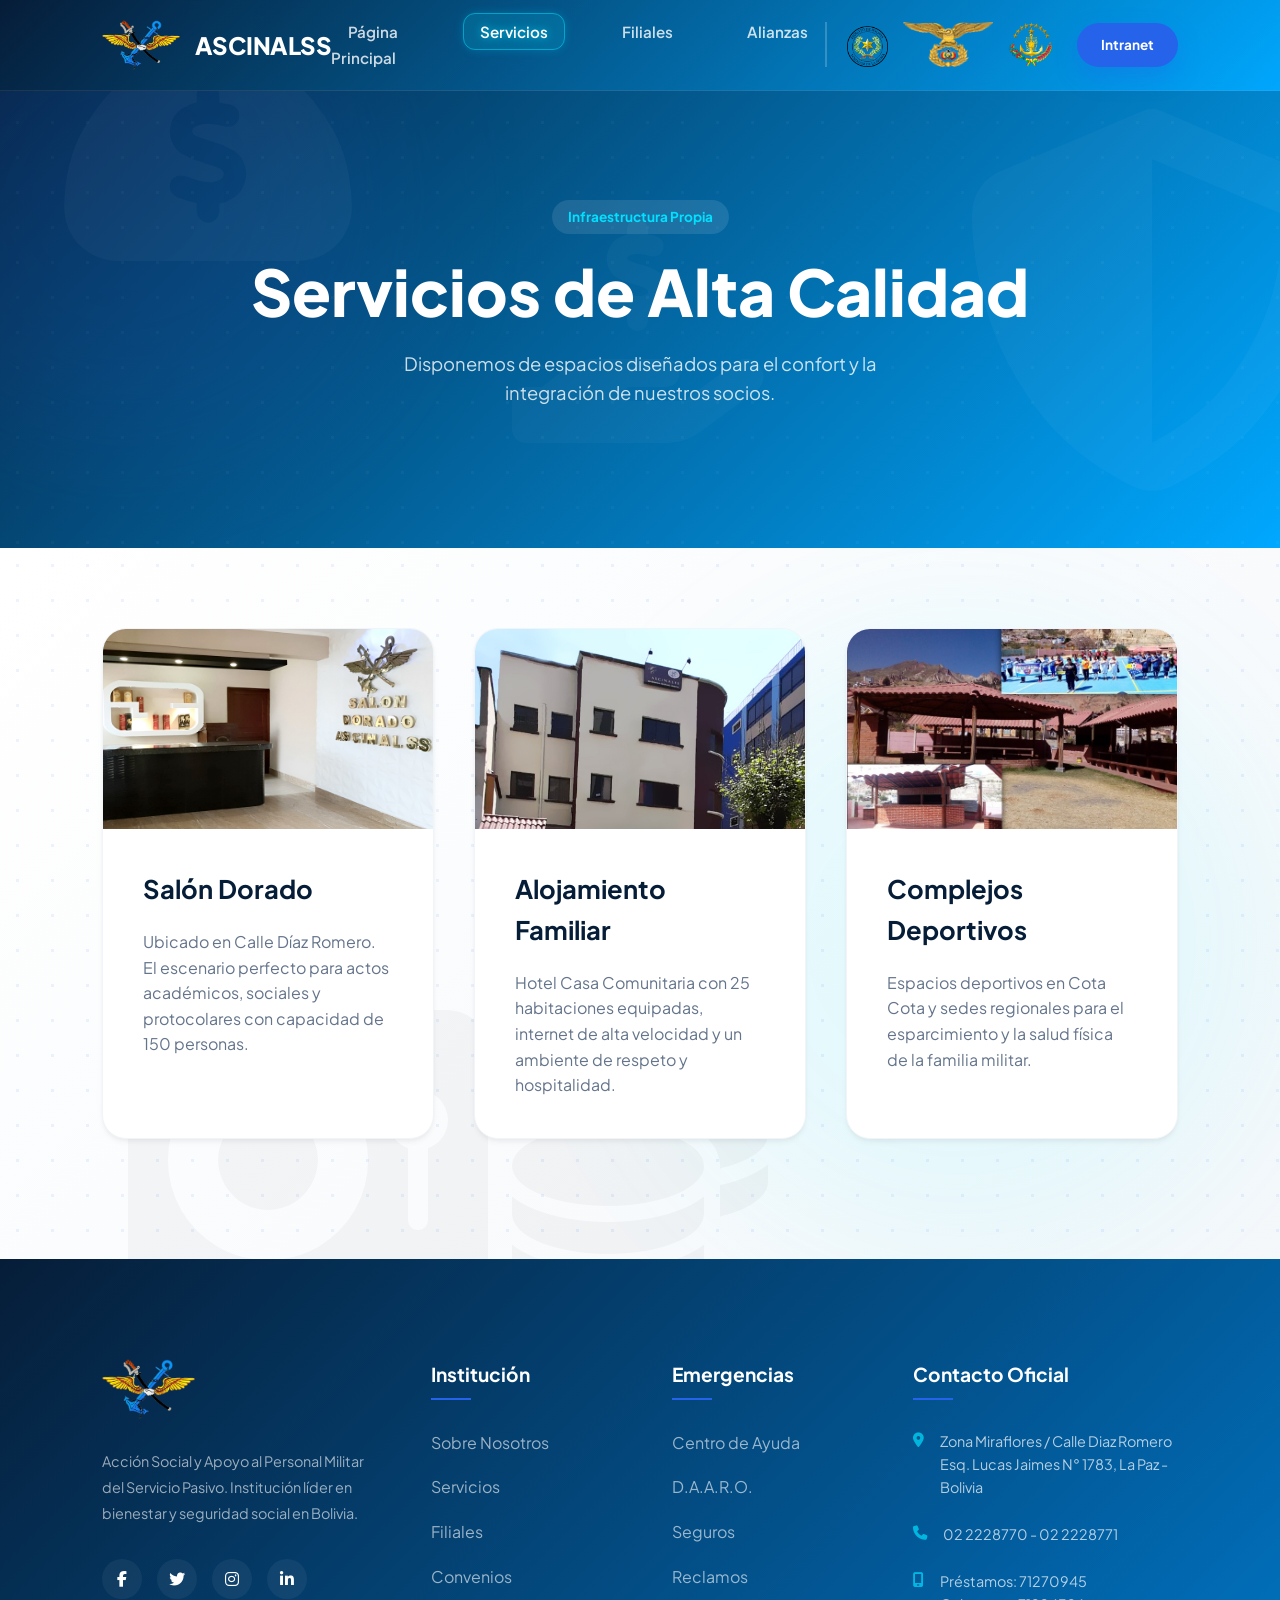
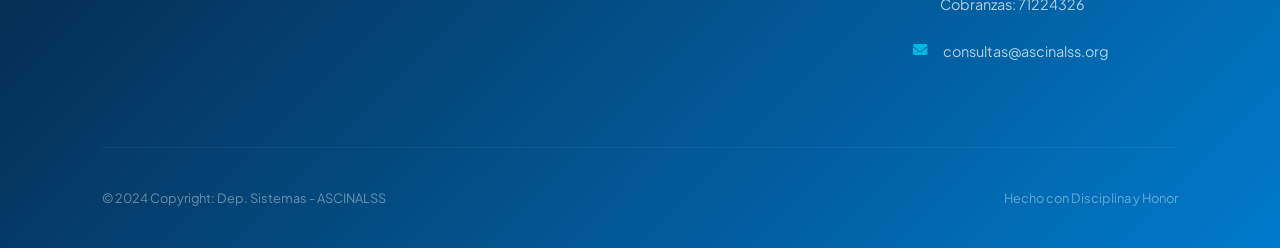
<file: servicios.html>
<!DOCTYPE html>
<html lang="es">

<head>
    <meta charset="UTF-8">
    <meta name="viewport" content="width=device-width, initial-scale=1.0">
    <title>ASCINALSS | Servicios</title>
    <link rel="stylesheet" href="index.css">
    <link rel="stylesheet" href="https://cdnjs.cloudflare.com/ajax/libs/font-awesome/6.4.0/css/all.min.css">
</head>

<body>

    <div id="loader">
        <div class="loader-content">
            <div class="loader-ring-wrapper">
                <svg class="loader-ring" viewBox="0 0 120 120">
                    <defs>
                        <linearGradient id="ringGrad" x1="0%" y1="0%" x2="100%" y2="100%">
                            <stop offset="0%" stop-color="#00e0ff" />
                            <stop offset="100%" stop-color="#0066ff" />
                        </linearGradient>
                    </defs>
                    <circle class="loader-ring-bg" cx="60" cy="60" r="52" />
                    <circle class="loader-ring-fill" cx="60" cy="60" r="52" stroke="url(#ringGrad)" />
                </svg>
                <img src="assets/logo.png" alt="ASCINALSS Logo" class="loader-logo">
            </div>
            <h2 class="loader-text">
                <span class="lt-a">A</span><span class="lt-s1">S</span><span class="lt-c">C</span><span
                    class="lt-i">I</span><span class="lt-n">N</span><span class="lt-a2">A</span><span
                    class="lt-l">L</span><span class="lt-s2">S</span><span class="lt-s3">S</span>
            </h2>
            <p class="loader-subtitle">Cargando sistema&hellip;</p>
        </div>
    </div>

    <nav class="navbar">
        <a href="index.html" class="nav-brand">
            <img src="assets/logo.png" alt="ASCINALSS" style="height: 50px;">
            <span class="brand-name">ASCINALSS</span>
        </a>
        <ul class="nav-links">
            <li><a href="index.html">Página Principal</a></li>
            <li><a href="servicios.html" class="active">Servicios</a></li>
            <li><a href="filiales.html">Filiales</a></li>
            <li><a href="convenios.html">Alianzas</a></li>
            <li class="nav-btn-mobile"><a href="#" class="btn btn-primary"
                    style="padding: 0.7rem 1.5rem; font-size: 0.85rem; width: 100%; text-align: center;">Intranet</a>
            </li>
        </ul>
        <div class="nav-actions">
            <div class="military-bar">
                <img src="assets/escudo-ejto.png" class="military-tag" style="height: 45px; background: none;"
                    title="Ejército">
                <img src="assets/escudo-fab.png" class="military-tag" style="height: 45px; background: none;"
                    title="Fuerza Aérea">
                <img src="assets/escudo-armada.png" class="military-tag" style="height: 45px; background: none;"
                    title="Armada">
            </div>
            <a href="#" class="btn btn-primary nav-btn-desktop"
                style="padding: 0.7rem 1.5rem; font-size: 0.85rem;">Intranet</a>
            <button class="menu-toggle" aria-label="Abrir menú"
                onclick="document.querySelector('.nav-links').classList.toggle('active')">
                <i class="fas fa-bars"></i>
            </button>
        </div>
    </nav>

    <main>
        <header class="hero" style="min-height: 40vh; padding-top: 200px;">
            <div class="pattern-grid"
                style="opacity: 0.03; background-image: radial-gradient(#ffffff 1.5px, transparent 1.5px);"></div>
            <div class="bg-blob blob-1"></div>
            <div class="bg-icons-container">
                <i class="fas fa-sack-dollar bg-icon bg-icon-1"></i>
                <i class="fas fa-shield-halved bg-icon bg-icon-2"></i>
                <i class="fas fa-hand-holding-dollar bg-icon bg-icon-3"></i>
            </div>

            <div class="hero-text" style="flex: 1; text-align: center;">
                <span class="hero-tag"
                    style="background: rgba(255,255,255,0.1); color: var(--accent-blue);">Infraestructura Propia</span>
                <h1>Servicios de Alta Calidad</h1>
                <p style="margin-inline: auto;">Disponemos de espacios diseñados para el confort y la integración de
                    nuestros socios.</p>
            </div>
        </header>

        <section class="animated-bg" style="padding: 80px 8% 120px;">
            <div class="pattern-grid"></div>
            <div class="bg-blob blob-2" style="top: auto; bottom: 0; left: auto; right: 0;"></div>
            <div class="bg-icons-container">
                <i class="fas fa-vault bg-icon bg-icon-dark bg-icon-4"></i>
                <i class="fas fa-file-invoice-dollar bg-icon bg-icon-dark bg-icon-1"
                    style="font-size: 22rem; left: auto; right: 10%; top: 20%;"></i>
                <i class="fas fa-coins bg-icon bg-icon-dark bg-icon-3" style="font-size: 16rem; top: 70%;"></i>
            </div>
            <div class="grid">
                <!-- Salón Dorado -->
                <div class="payloan-card" style="padding: 0; overflow: hidden;">
                    <div style="height: 200px; background: url('assets/salon.jpg') center/cover;"></div>
                    <div style="padding: 2.5rem;">
                        <h3 class="card-title">Salón Dorado</h3>
                        <p class="card-desc">Ubicado en Calle Díaz Romero. El escenario perfecto para actos académicos,
                            sociales y protocolares con capacidad de 150 personas.</p>
                    </div>
                </div>
                <!-- Hotel -->
                <div class="payloan-card" style="padding: 0; overflow: hidden;">
                    <div style="height: 200px; background: url('assets/hotel.jpg') center/cover;"></div>
                    <div style="padding: 2.5rem;">
                        <h3 class="card-title">Alojamiento Familiar</h3>
                        <p class="card-desc">Hotel Casa Comunitaria con 25 habitaciones equipadas, internet de alta
                            velocidad y un ambiente de respeto y hospitalidad.</p>
                    </div>
                </div>
                <!-- Deportes -->
                <div class="payloan-card" style="padding: 0; overflow: hidden;">
                    <div style="height: 200px; background: url('assets/deportes.jpg') center/cover;"></div>
                    <div style="padding: 2.5rem;">
                        <h3 class="card-title">Complejos Deportivos</h3>
                        <p class="card-desc">Espacios deportivos en Cota Cota y sedes regionales para el esparcimiento y
                            la salud física de la familia militar.</p>
                    </div>
                </div>
            </div>
        </section>
    </main>

    <footer class="footer">
        <div class="footer-grid">
            <div>
                <img src="assets/logo.png" alt="ASCINALSS" style="height: 60px; margin-bottom: 1.5rem;">
                <p class="footer-desc">Acción Social y Apoyo al Personal Militar del Servicio Pasivo. Institución líder
                    en bienestar y seguridad social en Bolivia.</p>
                <div class="social-strip">
                    <a href="http://facebook.com/ASCINALSS" class="social-link"><i class="fab fa-facebook-f"></i></a>
                    <a href="#" class="social-link"><i class="fab fa-twitter"></i></a>
                    <a href="#" class="social-link"><i class="fab fa-instagram"></i></a>
                    <a href="#" class="social-link"><i class="fab fa-linkedin-in"></i></a>
                </div>
            </div>
            <div>
                <h4 class="footer-title">Institución</h4>
                <ul class="footer-links">
                    <li><a href="index.html">Sobre Nosotros</a></li>
                    <li><a href="servicios.html">Servicios</a></li>
                    <li><a href="filiales.html">Filiales</a></li>
                    <li><a href="convenios.html">Convenios</a></li>
                </ul>
            </div>
            <div>
                <h4 class="footer-title">Emergencias</h4>
                <ul class="footer-links">
                    <li><a href="#">Centro de Ayuda</a></li>
                    <li><a href="#">D.A.A.R.O.</a></li>
                    <li><a href="#">Seguros</a></li>
                    <li><a href="#">Reclamos</a></li>
                </ul>
            </div>
            <div>
                <h4 class="footer-title">Contacto Oficial</h4>
                <ul class="contact-info">
                    <li>
                        <i class="fas fa-location-dot"></i>
                        <span>Zona Miraflores / Calle Diaz Romero Esq. Lucas Jaimes N° 1783, La Paz - Bolivia</span>
                    </li>
                    <li>
                        <i class="fas fa-phone"></i>
                        <span>02 2228770 - 02 2228771</span>
                    </li>
                    <li>
                        <i class="fas fa-mobile-screen"></i>
                        <span>Préstamos: 71270945 <br>Cobranzas: 71224326</span>
                    </li>
                    <li>
                        <i class="fas fa-envelope"></i>
                        <span>consultas@ascinalss.org</span>
                    </li>
                </ul>
            </div>
        </div>
        <div class="footer-bottom">
            <p>© 2024 Copyright: Dep. Sistemas - ASCINALSS</p>
            <p>Hecho con Disciplina y Honor</p>
        </div>
    </footer>

    <script>
        const loader = document.getElementById('loader');
        loader.style.transition = 'opacity 0.6s ease';
        const hideLoader = () => {
            loader.style.opacity = '0';
            setTimeout(() => { loader.style.display = 'none'; }, 650);
        };
        if (document.readyState === 'complete') {
            setTimeout(hideLoader, 1500);
        } else {
            window.addEventListener('load', () => { setTimeout(hideLoader, 2000); });
        }
    </script>
</body>

</html>
</file>
<file: index.css>
@import url('https://fonts.googleapis.com/css2?family=Plus+Jakarta+Sans:wght@300;400;500;600;700;800&display=swap');

:root {
    /* Payloan-Inspired Palette */
    --primary-deep: #061d38;
    /* Deep Navy Footer/Header */
    --accent-blue: #00e0ff;
    /* Cyan Accent */
    --action-blue: #2563eb;
    /* Primary Action Blue */
    --bg-surface: #ffffff;
    --bg-muted: #f8faff;
    /* Light lavender/blue background */
    --text-primary: #1e293b;
    --text-secondary: #64748b;
    --text-white: #ffffff;

    /* Design Tokens */
    --radius-lg: 24px;
    --radius-md: 12px;
    --shadow-sm: 0 4px 6px -1px rgba(0, 0, 0, 0.05), 0 2px 4px -1px rgba(0, 0, 0, 0.03);
    --shadow-md: 0 10px 15px -3px rgba(0, 0, 0, 0.08), 0 4px 6px -2px rgba(0, 0, 0, 0.04);
    --shadow-lg: 0 20px 25px -5px rgba(0, 0, 0, 0.1), 0 10px 10px -5px rgba(0, 0, 0, 0.04);
    --transition: all 0.4s cubic-bezier(0.4, 0, 0.2, 1);
}

* {
    margin: 0;
    padding: 0;
    box-sizing: border-box;
}

body {
    font-family: 'Plus Jakarta Sans', sans-serif;
    background: var(--bg-surface);
    color: var(--text-primary);
    line-height: 1.6;
    overflow-x: hidden;
}

/* --- Loading Screen --- */
#loader {
    position: fixed;
    inset: 0;
    background: var(--primary-deep);
    display: flex;
    justify-content: center;
    align-items: center;
    z-index: 10000;
}

.loader-content {
    text-align: center;
    display: flex;
    flex-direction: column;
    align-items: center;
    gap: 1.2rem;
}

/* SVG Ring Wrapper */
.loader-ring-wrapper {
    position: relative;
    width: 150px;
    height: 150px;
    display: flex;
    align-items: center;
    justify-content: center;
}

.loader-ring {
    position: absolute;
    inset: 0;
    width: 100%;
    height: 100%;
    /* spinner rotation applied to the whole SVG */
    animation: ringFill 1.2s linear infinite;
    transform-origin: center;
}

.loader-ring-bg {
    fill: none;
    stroke: rgba(255, 255, 255, 0.07);
    stroke-width: 6;
}

.loader-ring-fill {
    fill: none;
    stroke: url(#ringGrad);
    stroke-width: 6;
    stroke-linecap: round;
    /* Fixed arc: shows ~75% of the circle as a visible arc segment */
    stroke-dasharray: 245 82;
    filter: drop-shadow(0 0 6px rgba(0, 224, 255, 0.8));
}

.loader-logo {
    position: relative;
    z-index: 1;
    height: 70px;
    width: auto;
    animation: zoomPulse 2.2s ease-in-out infinite;
    filter: drop-shadow(0 0 18px rgba(0, 168, 255, 0.7));
}

/* Letter-by-letter glow wave */
.loader-text {
    margin: 0;
    color: white;
    font-weight: 800;
    font-size: 1.6rem;
    letter-spacing: 0.25em;
    text-transform: uppercase;
    display: flex;
    gap: 2px;
}

.loader-text span {
    display: inline-block;
    animation: letterGlow 1.8s ease-in-out infinite;
    color: white;
}

.lt-a {
    animation-delay: 0.0s;
}

.lt-s1 {
    animation-delay: 0.1s;
}

.lt-c {
    animation-delay: 0.2s;
}

.lt-i {
    animation-delay: 0.3s;
}

.lt-n {
    animation-delay: 0.4s;
}

.lt-a2 {
    animation-delay: 0.5s;
}

.lt-l {
    animation-delay: 0.6s;
}

.lt-s2 {
    animation-delay: 0.7s;
}

.lt-s3 {
    animation-delay: 0.8s;
}

.loader-subtitle {
    margin: 0;
    font-size: 0.75rem;
    letter-spacing: 0.22em;
    color: rgba(0, 224, 255, 0.7);
    text-transform: uppercase;
    animation: subtitlePulse 2s ease-in-out infinite;
}

@keyframes zoomPulse {

    0%,
    100% {
        transform: scale(1);
        filter: drop-shadow(0 0 12px rgba(0, 168, 255, 0.5));
    }

    50% {
        transform: scale(0.78);
        filter: drop-shadow(0 0 6px rgba(0, 168, 255, 0.2));
    }
}

@keyframes ringFill {
    0% {
        transform: rotate(0deg);
    }

    100% {
        transform: rotate(360deg);
    }
}

@keyframes letterGlow {

    0%,
    100% {
        color: white;
        text-shadow: none;
        transform: translateY(0);
    }

    50% {
        color: #00e0ff;
        text-shadow: 0 0 12px rgba(0, 224, 255, 0.9);
        transform: translateY(-5px);
    }
}

@keyframes subtitlePulse {

    0%,
    100% {
        opacity: 0.4;
    }

    50% {
        opacity: 1;
    }
}

/* --- Navbar --- */
.navbar {
    position: fixed;
    top: 0;
    width: 100%;
    z-index: 2000;
    padding: 1.2rem 8%;
    display: flex;
    justify-content: space-between;
    align-items: center;
    background: linear-gradient(135deg, rgba(6, 29, 56, 0.95) 0%, rgba(0, 168, 255, 0.95) 100%);
    backdrop-filter: blur(15px);
    border-bottom: 1px solid rgba(255, 255, 255, 0.1);
}

.nav-brand {
    display: flex;
    align-items: center;
    gap: 15px;
    text-decoration: none;
}

.brand-icon {
    font-size: 2.22rem;
    color: var(--action-blue);
}

.brand-name {
    color: white;
    font-weight: 800;
    font-size: 1.5rem;
    letter-spacing: -0.02em;
}

.nav-links {
    display: flex;
    gap: 2.5rem;
    list-style: none;
}

.nav-links a {
    text-decoration: none;
    color: rgba(255, 255, 255, 0.8);
    font-weight: 600;
    font-size: 0.95rem;
    transition: var(--transition);
    padding: 0.5rem 1rem;
    border-radius: var(--radius-md);
    border: 1px solid transparent;
    /* Reserve space for hover border */
}

.nav-links a:hover,
.nav-links a.active {
    color: #ffffff;
    background: rgba(0, 224, 255, 0.15);
    /* Soft cyan background */
    border: 1px solid rgba(0, 224, 255, 0.5);
    /* Glowing cyan border */
    text-shadow: 0 0 8px rgba(0, 224, 255, 0.8);
    /* Glow for the text */
    box-shadow: 0 0 10px rgba(0, 224, 255, 0.2);
    /* Outer glow */
}

.nav-actions {
    display: flex;
    align-items: center;
    gap: 1.5rem;
}

.nav-btn-mobile {
    display: none;
}

.menu-toggle {
    display: none;
    font-size: 1.8rem;
    color: white;
    cursor: pointer;
    background: none;
    border: none;
}

.military-bar {
    display: flex;
    gap: 15px;
    padding-left: 20px;
    border-left: 2px solid rgba(255, 255, 255, 0.2);
    align-items: center;
}

.military-tag {
    transition: transform 0.3s ease;
}

.military-tag:hover {
    transform: scale(1.15) translateY(-2px);
}

/* --- Animated Backgrounds & Graphics --- */
.animated-bg {
    position: relative;
    overflow: hidden;
    background: linear-gradient(-45deg, #f8faff, #e0f2fe, #f1f5f9, #ffffff);
    background-size: 400% 400%;
    animation: gradientBG 15s ease infinite;
}

@keyframes gradientBG {
    0% {
        background-position: 0% 50%;
    }

    50% {
        background-position: 100% 50%;
    }

    100% {
        background-position: 0% 50%;
    }
}

.pattern-grid {
    position: absolute;
    inset: 0;
    background-image: radial-gradient(var(--action-blue) 1.5px, transparent 1.5px);
    background-size: 35px 35px;
    opacity: 0.08;
    z-index: 0;
    pointer-events: none;
}

.bg-blob {
    position: absolute;
    filter: blur(80px);
    border-radius: 50%;
    z-index: 0;
    pointer-events: none;
    opacity: 0.5;
    animation: floatBlob 12s ease-in-out infinite alternate;
}

.blob-1 {
    top: -10%;
    left: -10%;
    width: 40vw;
    height: 40vw;
    background: rgba(37, 99, 235, 0.25);
}

.blob-2 {
    bottom: -10%;
    right: -5%;
    width: 50vw;
    height: 50vw;
    background: rgba(0, 224, 255, 0.15);
    animation-delay: -6s;
}

@keyframes floatBlob {
    0% {
        transform: translate(0, 0) scale(1);
    }

    100% {
        transform: translate(40px, -40px) scale(1.15);
    }
}

/* Loan Cards Unique Style */
.loan-card {
    background: white;
    padding: 3rem 2.5rem;
    border-radius: var(--radius-lg);
    box-shadow: var(--shadow-md);
    border-bottom: 5px solid var(--action-blue);
    text-align: center;
    transition: var(--transition);
}

.loan-card:hover {
    transform: translateY(-10px);
    box-shadow: var(--shadow-lg);
    border-bottom-color: var(--accent-blue);
}

.loan-card i {
    font-size: 3rem;
    color: var(--primary-deep);
    margin-bottom: 1.5rem;
}


/* --- Floating Background Icons (Financial & Military) --- */
.bg-icons-container {
    position: absolute;
    inset: 0;
    overflow: hidden;
    z-index: 0;
    pointer-events: none;
}

.bg-icon {
    position: absolute;
    color: rgba(255, 255, 255, 0.03);
    /* Extremely subtle */
    font-size: 18rem;
    animation: floatIcon 25s infinite linear;
}

.bg-icon-dark {
    color: rgba(0, 0, 0, 0.03);
}

.bg-icon-1 {
    top: -5%;
    left: 5%;
    animation-duration: 30s;
}

.bg-icon-2 {
    bottom: 10%;
    right: -5%;
    font-size: 24rem;
    animation-duration: 35s;
    animation-direction: reverse;
}

.bg-icon-3 {
    top: 40%;
    left: 40%;
    font-size: 14rem;
    animation-duration: 25s;
}

.bg-icon-4 {
    bottom: -10%;
    left: 10%;
    font-size: 20rem;
    animation-duration: 28s;
}

@keyframes floatIcon {
    0% {
        transform: translateY(0) rotate(0deg);
    }

    33% {
        transform: translateY(-30px) rotate(10deg);
    }

    66% {
        transform: translateY(15px) rotate(-5deg);
    }

    100% {
        transform: translateY(0) rotate(0deg);
    }
}

/* --- Hero (Payloan Style) --- */
.hero {
    position: relative;
    padding: 160px 8% 100px;
    background: linear-gradient(135deg, var(--primary-deep) 0%, #00a8ff 100%);
    color: white;
    display: flex;
    align-items: center;
    gap: 4rem;
    min-height: 80vh;
    overflow: hidden;
}

/* Ensure content is above background graphics */
.hero-text,
.hero-visual,
.section-meta,
.grid {
    position: relative;
    z-index: 2;
}

.hero-text {
    flex: 1.2;
}

.hero-visual {
    flex: 0.8;
    position: relative;
}

.hero-tag {
    display: inline-block;
    padding: 6px 16px;
    background: rgba(37, 99, 235, 0.1);
    color: var(--action-blue);
    border-radius: 100px;
    font-weight: 700;
    font-size: 0.85rem;
    margin-bottom: 1.5rem;
}

.hero h1 {
    font-size: 4rem;
    line-height: 1.05;
    color: white;
    margin-bottom: 1.5rem;
    font-weight: 800;
}

.hero p {
    font-size: 1.15rem;
    color: rgba(255, 255, 255, 0.8);
    margin-bottom: 2.5rem;
    max-width: 550px;
}

.btn {
    padding: 1rem 2.2rem;
    border-radius: 100px;
    font-weight: 700;
    text-decoration: none;
    display: inline-block;
    transition: var(--transition);
    font-size: 0.95rem;
    border: none;
    cursor: pointer;
}

.btn-primary {
    background: var(--action-blue);
    color: white;
    box-shadow: 0 10px 25px rgba(37, 99, 235, 0.3);
}

.btn-primary:hover {
    transform: translateY(-3px);
    box-shadow: 0 15px 30px rgba(37, 99, 235, 0.4);
}

.hero-image-box {
    width: 100%;
    height: 450px;
    border-radius: var(--radius-lg);
    background-size: cover;
    background-position: center;
    box-shadow: var(--shadow-lg);
    overflow: hidden;
}

/* --- Section Title --- */
.section-meta {
    text-align: center;
    margin-bottom: 5rem;
}

.section-tag {
    color: var(--action-blue);
    font-weight: 800;
    text-transform: uppercase;
    letter-spacing: 0.1em;
    font-size: 0.8rem;
}

.section-title {
    font-size: 3rem;
    color: var(--primary-deep);
    font-weight: 800;
    margin-top: 10px;
}

/* --- Cards (Payloan Modern) --- */
.grid {
    display: grid;
    grid-template-columns: repeat(auto-fit, minmax(320px, 1fr));
    gap: 2.5rem;
}

.payloan-card {
    background: white;
    padding: 3rem 2.5rem;
    border-radius: var(--radius-lg);
    box-shadow: var(--shadow-sm);
    border: 1px solid #f1f5f9;
    transition: var(--transition);
}

.payloan-card:hover {
    border-color: var(--action-blue);
    transform: translateY(-10px);
    box-shadow: var(--shadow-lg);
}

.card-icon-box {
    width: 70px;
    height: 70px;
    background: var(--bg-muted);
    border-radius: var(--radius-md);
    display: flex;
    align-items: center;
    justify-content: center;
    margin-bottom: 2rem;
}

.card-icon-box i {
    font-size: 2rem;
    color: var(--action-blue);
}

.card-title {
    font-size: 1.6rem;
    font-weight: 700;
    color: var(--primary-deep);
    margin-bottom: 1.2rem;
}

.card-desc {
    color: var(--text-secondary);
    font-size: 1rem;
}

/* --- Footer (Payloan Style with Extracted Info) --- */
.footer {
    background: linear-gradient(135deg, var(--primary-deep) 0%, #007acc 100%);
    color: white;
    padding: 100px 8% 40px;
}

.footer-grid {
    display: grid;
    grid-template-columns: 1.5fr 1fr 1fr 1.5fr;
    gap: 4rem;
    padding-bottom: 60px;
    border-bottom: 1px solid rgba(255, 255, 255, 0.05);
}

.footer-brand {
    margin-bottom: 2rem;
}

.footer-logo-text {
    font-size: 1.8rem;
    font-weight: 800;
    color: white;
    display: block;
    margin-bottom: 1rem;
}

.footer-desc {
    opacity: 0.6;
    font-size: 0.9rem;
    line-height: 1.8;
}

.footer-title {
    font-size: 1.2rem;
    font-weight: 700;
    margin-bottom: 2.5rem;
    position: relative;
}

.footer-title::after {
    content: '';
    position: absolute;
    bottom: -10px;
    left: 0;
    width: 40px;
    height: 2px;
    background: var(--action-blue);
}

.footer-links {
    list-style: none;
}

.footer-links li {
    margin-bottom: 1.2rem;
}

.footer-links a {
    color: rgba(255, 255, 255, 0.6);
    text-decoration: none;
    transition: var(--transition);
}

.footer-links a:hover {
    color: var(--accent-blue);
    padding-left: 8px;
}

.contact-info {
    list-style: none;
}

.contact-info li {
    display: flex;
    gap: 1rem;
    margin-bottom: 1.5rem;
    font-size: 0.9rem;
    opacity: 0.7;
}

.contact-info i {
    color: var(--accent-blue);
    margin-top: 3px;
}

.social-strip {
    display: flex;
    gap: 15px;
    margin-top: 2rem;
}

.social-link {
    width: 40px;
    height: 40px;
    background: rgba(255, 255, 255, 0.05);
    border-radius: 50%;
    display: flex;
    align-items: center;
    justify-content: center;
    color: white;
    text-decoration: none;
    transition: var(--transition);
}

.social-link:hover {
    background: var(--action-blue);
    transform: scale(1.1);
}

.footer-bottom {
    padding-top: 40px;
    display: flex;
    justify-content: space-between;
    align-items: center;
    opacity: 0.4;
    font-size: 0.8rem;
}

/* --- Responsive --- */
@media (max-width: 1024px) {
    .hero {
        flex-direction: column;
        text-align: center;
        padding-top: 180px;
    }

    .hero-text {
        margin-bottom: 3rem;
        width: 100%;
    }

    .hero-visual {
        width: 100%;
        max-width: 600px;
        margin: 0 auto;
    }

    .footer-grid {
        grid-template-columns: repeat(2, 1fr);
        gap: 3rem;
    }

    .navbar {
        flex-direction: row;
        /* keep row for desktop */
    }

    .menu-toggle {
        display: block;
        margin-left: 0.5rem;
    }

    .nav-links {
        display: none;
        /* hide by default */
        position: absolute;
        top: 100%;
        right: 0;
        width: 240px;
        background: rgba(6, 29, 56, 0.98);
        border: 1px solid rgba(255, 255, 255, 0.1);
        border-right: none;
        backdrop-filter: blur(20px);
        flex-direction: column;
        padding: 2rem 1.5rem;
        gap: 1.5rem;
        border-radius: 0 0 0 16px;
        box-shadow: -5px 10px 20px rgba(0, 0, 0, 0.3);
    }

    .nav-links.active {
        display: flex;
        animation: slideDownMenu 0.3s ease forwards;
    }

    @keyframes slideDownMenu {
        from {
            opacity: 0;
            transform: translateY(-10px);
        }

        to {
            opacity: 1;
            transform: translateY(0);
        }
    }

    .nav-btn-desktop {
        display: none !important;
    }

    .nav-btn-mobile {
        display: block;
        margin-top: 0.5rem;
        padding-top: 1.5rem;
        border-top: 1px solid rgba(255, 255, 255, 0.1);
    }

    .nav-actions {
        width: auto !important;
        justify-content: flex-end !important;
    }
}

@media (max-width: 768px) {
    .hero h1 {
        font-size: 2.8rem;
    }

    .section-title {
        font-size: 2.2rem;
    }

    .military-bar {
        display: none;
        /* Hide extra logos on small screens */
    }

    .hero-image-box {
        height: 350px;
    }
}

@media (max-width: 640px) {
    .hero h1 {
        font-size: 2.2rem;
    }

    .hero p {
        font-size: 1rem;
    }

    .hero-actions {
        display: flex;
        flex-direction: column;
        gap: 1rem;
    }

    .hero-actions .btn {
        margin-left: 0 !important;
        width: 100%;
    }

    .footer-grid {
        grid-template-columns: 1fr;
    }

    .grid {
        grid-template-columns: 1fr !important;
    }

    .hero-image-box {
        height: 250px;
    }
}
</file>
